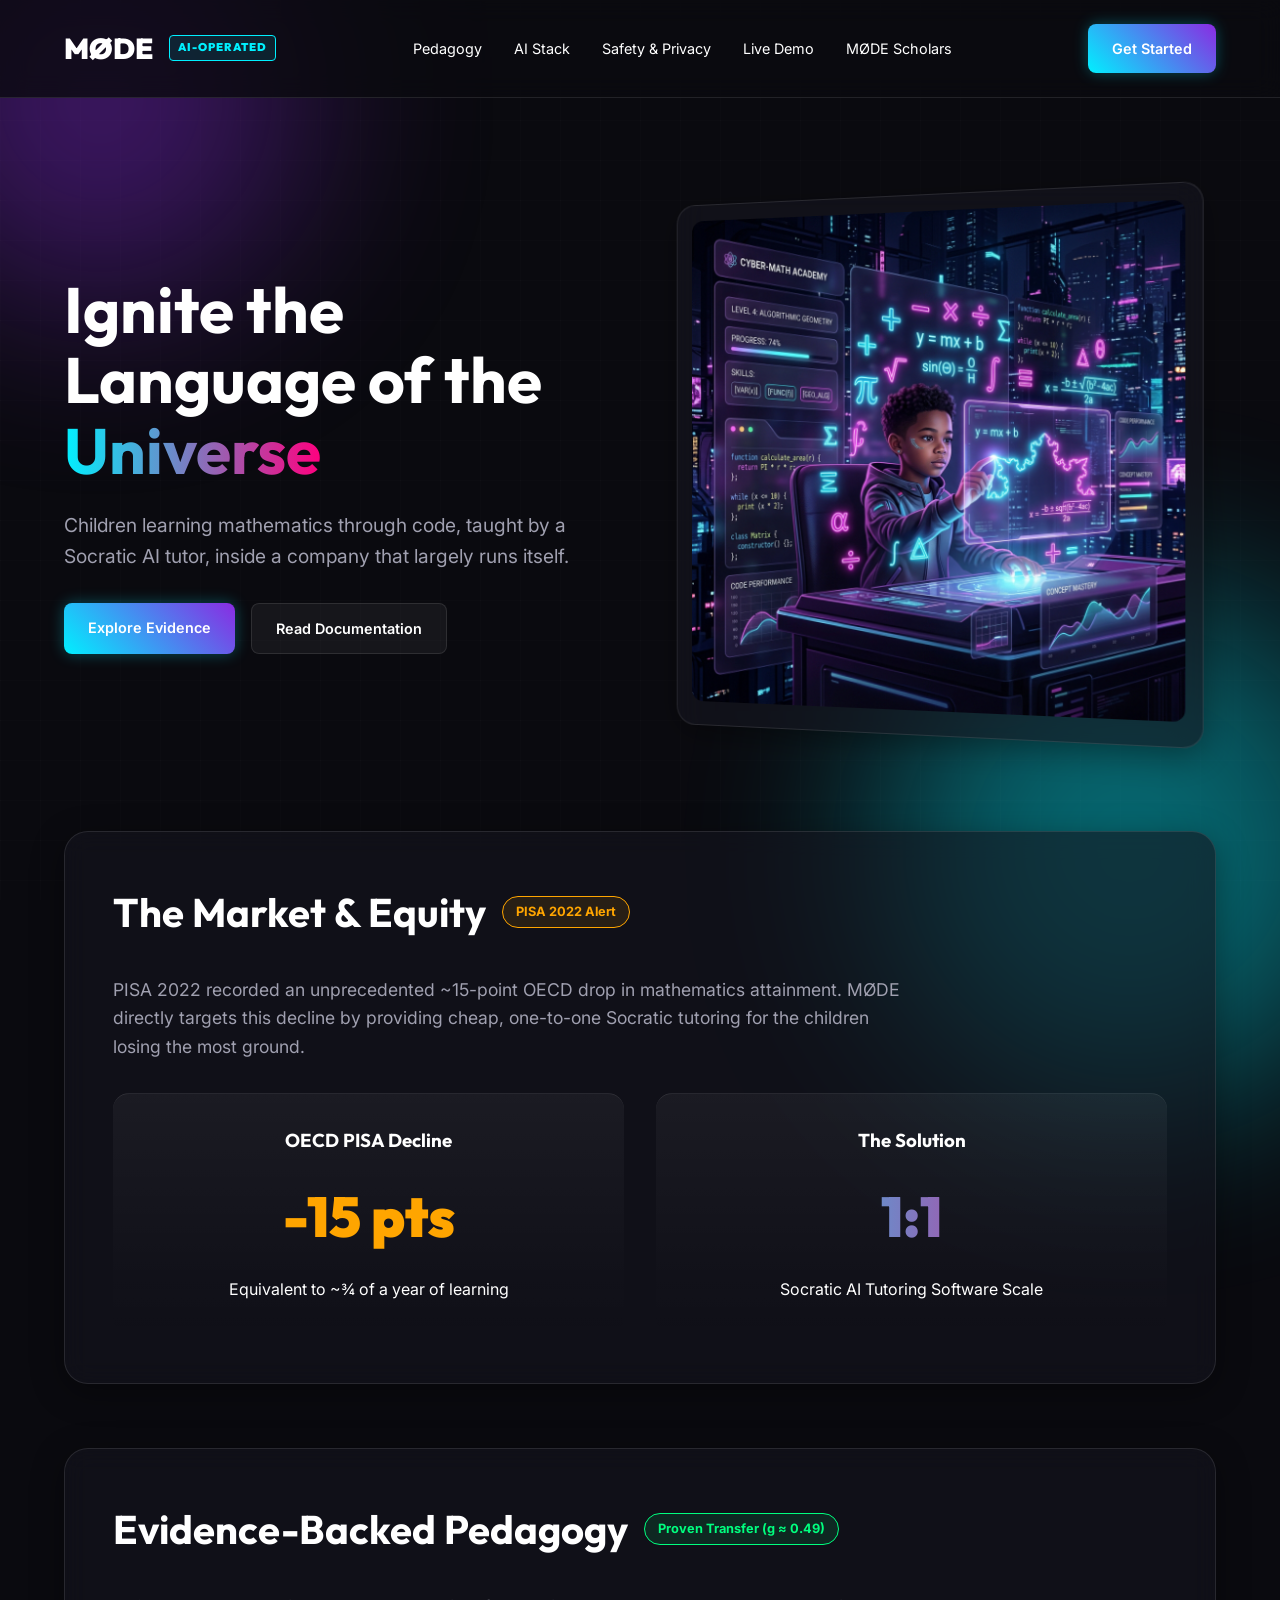
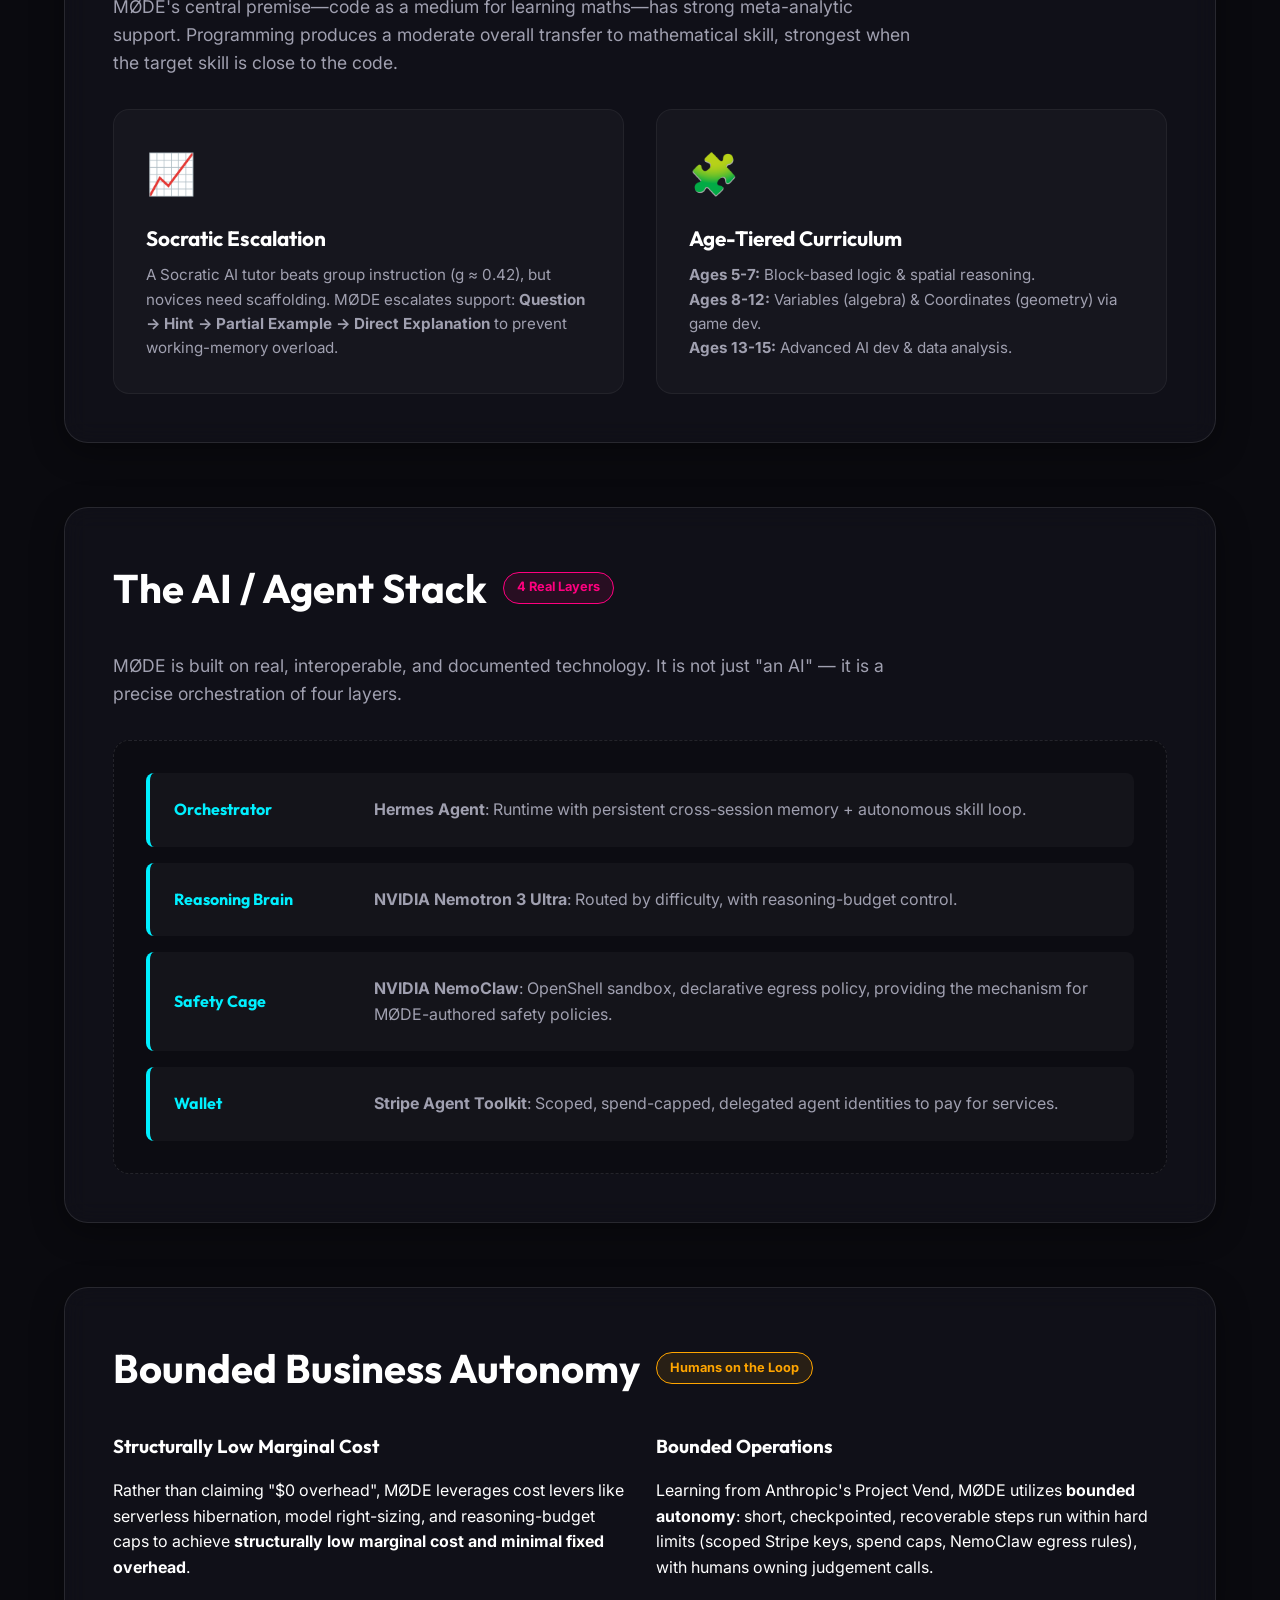
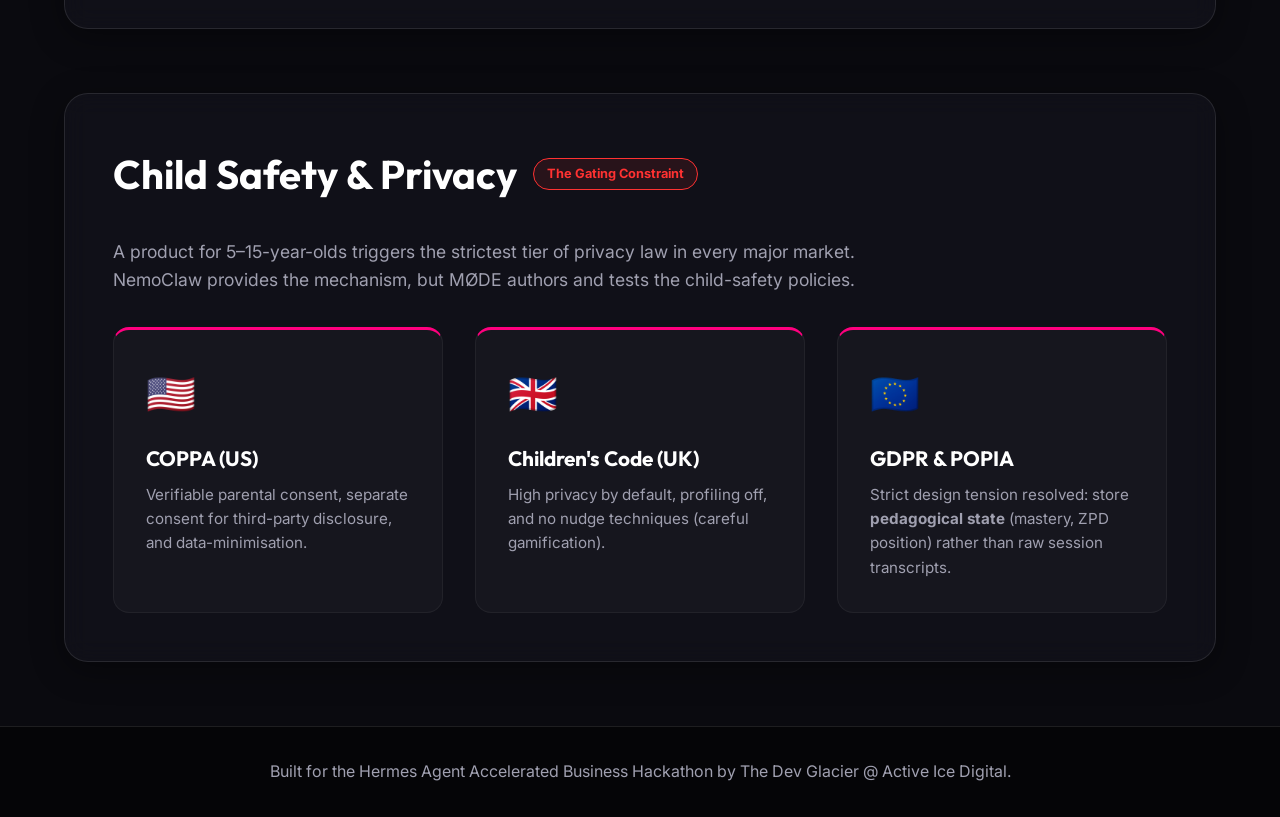
<file: demo-site/index.html>
<!DOCTYPE html>
<html lang="en">
<head>
    <meta charset="UTF-8">
    <meta name="viewport" content="width=device-width, initial-scale=1.0">
    <title>MØDE | Math + Code Dashboard</title>
    <meta name="description" content="MØDE: An AI-operated company with bounded autonomy teaching kids mathematics through code.">
    <link href="https://fonts.googleapis.com/css2?family=Inter:wght@300;400;600;800&family=Outfit:wght@400;700;900&display=swap" rel="stylesheet">
    <link rel="stylesheet" href="style.css">
</head>
<body>
    <div class="background-grid"></div>
    <div class="glow-orb orb-1"></div>
    <div class="glow-orb orb-2"></div>

    <nav class="navbar">
        <div class="logo">MØDE <span class="tag">AI-OPERATED</span></div>
        <ul class="nav-links">
            <li><a href="#pedagogy">Pedagogy</a></li>
            <li><a href="#architecture">AI Stack</a></li>
            <li><a href="#safety">Safety & Privacy</a></li>
            <li><a href="learner-dashboard.html">Live Demo</a></li>
            <li><a href="mode-scholars.html">MØDE Scholars</a></li>
        </ul>
        <a href="onboarding.html" class="btn primary">Get Started</a>
    </nav>

    <header class="hero">
        <div class="hero-content">
            <h1>Ignite the Language of the <span class="gradient-text">Universe</span></h1>
            <p>Children learning mathematics through code, taught by a Socratic AI tutor, inside a company that largely runs itself.</p>
            <div class="action-group">
                <a href="#pedagogy" class="btn primary glow">Explore Evidence</a>
                <a href="MØDE_Business_Documentation.md" class="btn secondary">Read Documentation</a>
            </div>
        </div>
        <div class="hero-image">
            <div class="glass-panel">
                <img src="assets/mode_hero.png" alt="MØDE Hero Graphic" class="floating-img">
            </div>
        </div>
    </header>

    <main class="container">
        <!-- New Section: Market & Equity -->
        <section id="market" class="glass-card mb-xl">
            <div class="section-header">
                <h2>The Market & Equity</h2>
                <div class="badge alert">PISA 2022 Alert</div>
            </div>
            <p class="section-desc">PISA 2022 recorded an unprecedented ~15-point OECD drop in mathematics attainment. MØDE directly targets this decline by providing cheap, one-to-one Socratic tutoring for the children losing the most ground.</p>
            <div class="metrics-dashboard mt-l">
                <div class="metric-block">
                    <h3>OECD PISA Decline</h3>
                    <div class="number text-warning">-15 pts</div>
                    <p>Equivalent to ~¾ of a year of learning</p>
                </div>
                <div class="metric-block">
                    <h3>The Solution</h3>
                    <div class="number gradient-text">1:1</div>
                    <p>Socratic AI Tutoring Software Scale</p>
                </div>
            </div>
        </section>

        <!-- Pedagogy Section -->
        <section id="pedagogy" class="glass-card mb-xl">
            <div class="section-header">
                <h2>Evidence-Backed Pedagogy</h2>
                <div class="badge success">Proven Transfer (g ≈ 0.49)</div>
            </div>
            <p class="section-desc">MØDE's central premise—code as a medium for learning maths—has strong meta-analytic support. Programming produces a moderate overall transfer to mathematical skill, strongest when the target skill is close to the code.</p>
            
            <div class="grid-2 mt-l">
                <div class="feature-card">
                    <div class="icon">📈</div>
                    <h3>Socratic Escalation</h3>
                    <p>A Socratic AI tutor beats group instruction (g ≈ 0.42), but novices need scaffolding. MØDE escalates support: <strong>Question → Hint → Partial Example → Direct Explanation</strong> to prevent working-memory overload.</p>
                </div>
                <div class="feature-card">
                    <div class="icon">🧩</div>
                    <h3>Age-Tiered Curriculum</h3>
                    <p><strong>Ages 5-7:</strong> Block-based logic & spatial reasoning.<br>
                    <strong>Ages 8-12:</strong> Variables (algebra) & Coordinates (geometry) via game dev.<br>
                    <strong>Ages 13-15:</strong> Advanced AI dev & data analysis.</p>
                </div>
            </div>
        </section>

        <!-- AI Stack Section -->
        <section id="architecture" class="glass-card mb-xl">
            <div class="section-header">
                <h2>The AI / Agent Stack</h2>
                <div class="badge">4 Real Layers</div>
            </div>
            <p class="section-desc">MØDE is built on real, interoperable, and documented technology. It is not just "an AI" — it is a precise orchestration of four layers.</p>
            <div class="stack-diagram mt-l">
                <div class="stack-layer">
                    <div class="layer-title">Orchestrator</div>
                    <div class="layer-content"><strong>Hermes Agent</strong>: Runtime with persistent cross-session memory + autonomous skill loop.</div>
                </div>
                <div class="stack-layer">
                    <div class="layer-title">Reasoning Brain</div>
                    <div class="layer-content"><strong>NVIDIA Nemotron 3 Ultra</strong>: Routed by difficulty, with reasoning-budget control.</div>
                </div>
                <div class="stack-layer">
                    <div class="layer-title">Safety Cage</div>
                    <div class="layer-content"><strong>NVIDIA NemoClaw</strong>: OpenShell sandbox, declarative egress policy, providing the mechanism for MØDE-authored safety policies.</div>
                </div>
                <div class="stack-layer">
                    <div class="layer-title">Wallet</div>
                    <div class="layer-content"><strong>Stripe Agent Toolkit</strong>: Scoped, spend-capped, delegated agent identities to pay for services.</div>
                </div>
            </div>
        </section>

        <!-- Business Autonomy Section -->
        <section id="autonomy" class="glass-card mb-xl">
            <div class="section-header">
                <h2>Bounded Business Autonomy</h2>
                <div class="badge alert">Humans on the Loop</div>
            </div>
            <div class="grid-2 mt-l">
                <div>
                    <h3 class="mb-s">Structurally Low Marginal Cost</h3>
                    <p>Rather than claiming "$0 overhead", MØDE leverages cost levers like serverless hibernation, model right-sizing, and reasoning-budget caps to achieve <strong>structurally low marginal cost and minimal fixed overhead</strong>.</p>
                </div>
                <div>
                    <h3 class="mb-s">Bounded Operations</h3>
                    <p>Learning from Anthropic's Project Vend, MØDE utilizes <strong>bounded autonomy</strong>: short, checkpointed, recoverable steps run within hard limits (scoped Stripe keys, spend caps, NemoClaw egress rules), with humans owning judgement calls.</p>
                </div>
            </div>
        </section>

        <!-- Safety & Privacy Section -->
        <section id="safety" class="glass-card mb-xl">
            <div class="section-header">
                <h2>Child Safety & Privacy</h2>
                <div class="badge danger">The Gating Constraint</div>
            </div>
            <p class="section-desc">A product for 5–15-year-olds triggers the strictest tier of privacy law in every major market. NemoClaw provides the mechanism, but MØDE authors and tests the child-safety policies.</p>
            
            <div class="grid-3 mt-l">
                <div class="feature-card compliance">
                    <div class="icon">🇺🇸</div>
                    <h3>COPPA (US)</h3>
                    <p>Verifiable parental consent, separate consent for third-party disclosure, and data-minimisation.</p>
                </div>
                <div class="feature-card compliance">
                    <div class="icon">🇬🇧</div>
                    <h3>Children's Code (UK)</h3>
                    <p>High privacy by default, profiling off, and no nudge techniques (careful gamification).</p>
                </div>
                <div class="feature-card compliance">
                    <div class="icon">🇪🇺</div>
                    <h3>GDPR & POPIA</h3>
                    <p>Strict design tension resolved: store <strong>pedagogical state</strong> (mastery, ZPD position) rather than raw session transcripts.</p>
                </div>
            </div>
        </section>
        
    </main>
    
    <footer>
        <p>Built for the Hermes Agent Accelerated Business Hackathon by The Dev Glacier @ Active Ice Digital.</p>
    </footer>

    <script src="script.js"></script>
</body>
</html>
</file>
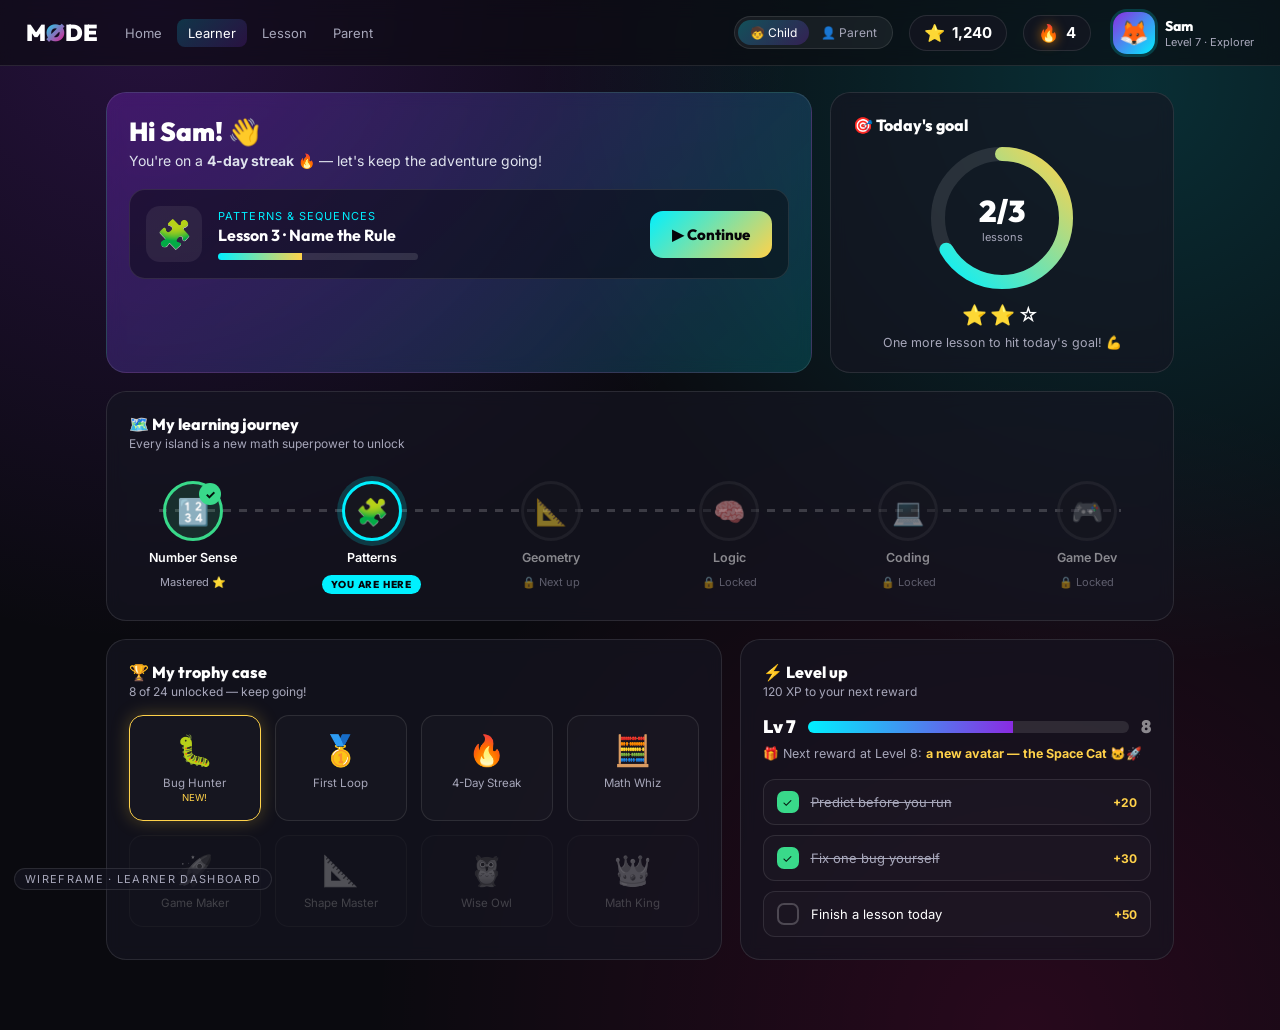
<file: demo-site/learner-dashboard.html>
<!DOCTYPE html>
<html lang="en">
<head>
<meta charset="UTF-8">
<meta name="viewport" content="width=device-width, initial-scale=1.0">
<title>MØDE | My Adventure — Wireframe</title>
<link href="https://fonts.googleapis.com/css2?family=Inter:wght@400;500;600;700&family=Outfit:wght@600;700;800;900&display=swap" rel="stylesheet">
<style>
:root{
  --bg-dark:#0a0a0f;--bg-panel:rgba(22,22,34,.66);--bg-solid:#16161f;
  --primary:#00f0ff;--secondary:#ff007f;--accent:#8a2be2;
  --text-main:#fff;--text-muted:#a7a7ba;--glass-border:rgba(255,255,255,.1);
  --ok:#39d98a;--warn:#ffb020;--gold:#ffd24a;--radius:20px;
}
*{margin:0;padding:0;box-sizing:border-box}
body{min-height:100vh;background:var(--bg-dark);color:var(--text-main);font-family:'Inter',sans-serif;
  background-image:radial-gradient(circle at 12% 0%,rgba(138,43,226,.22),transparent 42%),
                   radial-gradient(circle at 88% 8%,rgba(0,240,255,.16),transparent 40%),
                   radial-gradient(circle at 80% 100%,rgba(255,0,127,.12),transparent 45%);}
.wire-badge{position:fixed;bottom:10px;left:14px;font-size:11px;letter-spacing:.12em;color:var(--text-muted);
  border:1px solid var(--glass-border);padding:3px 10px;border-radius:99px;background:var(--bg-panel);z-index:30}

/* top bar */
.topbar{height:66px;display:flex;align-items:center;gap:16px;padding:0 26px;border-bottom:1px solid var(--glass-border);
  background:rgba(10,10,15,.6);backdrop-filter:blur(10px);position:sticky;top:0;z-index:20}
.logo{font-family:'Outfit';font-weight:900;font-size:23px}
.logo .o{background:linear-gradient(135deg,var(--primary),var(--secondary));-webkit-background-clip:text;background-clip:text;color:transparent}
.spacer{flex:1}
.stat{display:flex;align-items:center;gap:7px;font-weight:700;font-size:15px;background:var(--bg-panel);border:1px solid var(--glass-border);padding:7px 14px;border-radius:99px}
.stat .e{font-size:17px}
.stat.flame .e{filter:drop-shadow(0 0 6px rgba(255,140,0,.7))}
.me{display:flex;align-items:center;gap:10px;padding-left:6px}
.me .ava{width:42px;height:42px;border-radius:14px;display:grid;place-items:center;font-size:24px;
  background:linear-gradient(135deg,var(--accent),var(--primary));box-shadow:0 0 0 3px rgba(0,240,255,.18)}
.me .lvl{font-size:11px;color:var(--text-muted)}.me .nm{font-family:'Outfit';font-weight:800;font-size:14px}

/* page */
.page{max-width:1120px;margin:0 auto;padding:26px 26px 70px}
.grid{display:grid;grid-template-columns:repeat(12,1fr);gap:18px}
.card{background:var(--bg-panel);border:1px solid var(--glass-border);border-radius:var(--radius);backdrop-filter:blur(8px);padding:22px}
.col-4{grid-column:span 4}.col-5{grid-column:span 5}.col-7{grid-column:span 7}.col-8{grid-column:span 8}.col-12{grid-column:span 12}
.card h3{font-family:'Outfit';font-size:16px;font-weight:800;margin-bottom:2px;display:flex;align-items:center;gap:8px}
.card .sub{font-size:12px;color:var(--text-muted);margin-bottom:16px}

/* hero continue */
.hero{position:relative;overflow:hidden;background:linear-gradient(135deg,rgba(138,43,226,.30),rgba(0,240,255,.16));}
.hero .hi{font-family:'Outfit';font-weight:900;font-size:26px;margin-bottom:4px}
.hero .say{color:#dfe3ee;font-size:14px;margin-bottom:20px}
.continue{display:flex;align-items:center;gap:16px;background:rgba(8,8,14,.5);border:1px solid var(--glass-border);
  border-radius:16px;padding:16px}
.continue .badge{width:56px;height:56px;border-radius:14px;display:grid;place-items:center;font-size:28px;background:rgba(255,255,255,.07);flex:none}
.continue .info .mod{font-size:11px;letter-spacing:.1em;text-transform:uppercase;color:var(--primary)}
.continue .info .ttl{font-family:'Outfit';font-weight:700;font-size:16px;margin:2px 0 8px}
.mini-track{height:7px;width:200px;max-width:46vw;border-radius:99px;background:rgba(255,255,255,.12);overflow:hidden}
.mini-track>i{display:block;height:100%;width:42%;background:linear-gradient(90deg,var(--primary),var(--gold))}
.play{margin-left:auto;border:none;cursor:pointer;font-family:'Outfit';font-weight:800;font-size:15px;color:#06060a;
  background:linear-gradient(135deg,var(--primary),var(--gold));padding:14px 22px;border-radius:13px;white-space:nowrap}
.play:active{transform:translateY(1px)}

/* daily goal ring */
.goal{text-align:center;display:flex;flex-direction:column;align-items:center}
.ring{position:relative;width:150px;height:150px;margin:6px 0 10px}
.ring svg{transform:rotate(-90deg)}
.ring .ctr{position:absolute;inset:0;display:flex;flex-direction:column;align-items:center;justify-content:center}
.ring .ctr .big{font-family:'Outfit';font-weight:900;font-size:30px}
.ring .ctr .small{font-size:11px;color:var(--text-muted)}
.goal .stars{font-size:20px;letter-spacing:3px}
.goal .msg{font-size:12.5px;color:var(--text-muted);margin-top:8px}

/* journey map */
.journey{position:relative;display:flex;justify-content:space-between;align-items:flex-start;padding:14px 4px 4px;overflow-x:auto}
.journey:before{content:"";position:absolute;top:42px;left:30px;right:30px;height:3px;
  background:repeating-linear-gradient(90deg,rgba(255,255,255,.18) 0 8px,transparent 8px 16px)}
.node{position:relative;z-index:1;display:flex;flex-direction:column;align-items:center;gap:9px;min-width:120px;text-align:center}
.node .circle{width:60px;height:60px;border-radius:50%;display:grid;place-items:center;font-size:26px;border:3px solid var(--glass-border);background:var(--bg-solid)}
.node.done .circle{border-color:var(--ok);background:rgba(57,217,138,.14)}
.node.done .circle:after{content:"✓";position:absolute;margin-top:-34px;margin-left:34px;width:22px;height:22px;border-radius:50%;background:var(--ok);color:#04130c;font-size:12px;display:grid;place-items:center;font-weight:800}
.node.cur .circle{border-color:var(--primary);box-shadow:0 0 0 5px rgba(0,240,255,.18);animation:pulse 1.8s infinite}
.node.locked{opacity:.5}
.node .lab{font-size:12.5px;font-weight:600;line-height:1.3}
.node .meta{font-size:11px;color:var(--text-muted)}
.here{font-family:'Outfit';font-weight:800;font-size:10px;letter-spacing:.08em;color:#06060a;background:var(--primary);padding:3px 9px;border-radius:99px}
@keyframes pulse{0%,100%{box-shadow:0 0 0 5px rgba(0,240,255,.18)}50%{box-shadow:0 0 0 9px rgba(0,240,255,.06)}}

/* trophy case */
.trophies{display:grid;grid-template-columns:repeat(4,1fr);gap:14px}
.trophy{text-align:center;padding:16px 6px;border-radius:14px;border:1px solid var(--glass-border);background:rgba(255,255,255,.02)}
.trophy .t{font-size:30px}.trophy .n{font-size:11.5px;margin-top:8px;color:var(--text-muted)}
.trophy.locked{opacity:.32;filter:grayscale(1)}
.trophy.new{border-color:var(--gold);box-shadow:0 0 18px rgba(255,210,74,.25)}

/* level + quests */
.lvlbar{display:flex;align-items:center;gap:12px;margin-bottom:8px}
.lvlbar .l{font-family:'Outfit';font-weight:900;font-size:18px}
.track{height:12px;border-radius:99px;background:rgba(255,255,255,.1);overflow:hidden;flex:1}
.track>i{display:block;height:100%;width:64%;background:linear-gradient(90deg,var(--primary),var(--accent))}
.reward{font-size:12.5px;color:var(--text-muted);margin-top:6px}
.reward b{color:var(--gold)}
.quests{margin-top:18px;display:flex;flex-direction:column;gap:10px}
.quest{display:flex;align-items:center;gap:12px;padding:11px 13px;border-radius:12px;border:1px solid var(--glass-border);background:rgba(255,255,255,.02);font-size:13px}
.quest .box{width:22px;height:22px;border-radius:7px;border:2px solid rgba(255,255,255,.22);display:grid;place-items:center;font-size:12px;flex:none}
.quest.done{color:var(--text-muted)}
.quest.done .box{background:var(--ok);border-color:var(--ok);color:#04130c}
.quest.done .qx{text-decoration:line-through}
.quest .xp{margin-left:auto;font-weight:700;color:var(--gold);font-size:12px}
::-webkit-scrollbar{height:9px;width:9px}::-webkit-scrollbar-thumb{background:rgba(255,255,255,.14);border-radius:9px}
@media(max-width:900px){.col-4,.col-5,.col-7,.col-8{grid-column:span 12}}
/* shared nav */
.gn-links{display:flex;gap:4px;align-items:center}
.gn-links a{font-family:'Inter',sans-serif;font-size:13px;color:#a7a7ba;text-decoration:none;padding:6px 11px;border-radius:8px}
.gn-links a:hover{color:#fff;background:rgba(255,255,255,.06)}
.gn-links a.on{color:#fff;background:linear-gradient(135deg,rgba(0,240,255,.18),rgba(138,43,226,.18))}
a.logo{text-decoration:none;color:inherit}
@media(max-width:820px){.gn-links{display:none}}
.view-switch{display:inline-flex;background:rgba(255,255,255,.06);border:1px solid var(--glass-border);border-radius:99px;padding:3px}
.view-switch a{font-size:12px;color:var(--text-muted);text-decoration:none;padding:5px 12px;border-radius:99px;display:flex;align-items:center;gap:5px;white-space:nowrap}
.view-switch a.on{color:#fff;background:linear-gradient(135deg,rgba(0,240,255,.25),rgba(138,43,226,.25))}
</style>
</head>
<body>
<div class="wire-badge">WIREFRAME · LEARNER DASHBOARD</div>

<header class="topbar">
  <a class="logo" href="index.html">M<span class="o">Ø</span>DE</a>
  <nav class="gn-links">
    <a href="index.html">Home</a>
    <a href="learner-dashboard.html" class="on">Learner</a>
    <a href="lesson-view.html">Lesson</a>
    <a href="parent-dashboard.html">Parent</a>
  </nav>
  <div class="spacer"></div>
  <div class="view-switch">
    <a href="learner-dashboard.html" class="on">🧒 Child</a>
    <a href="parent-dashboard.html">👤 Parent</a>
  </div>
  <div class="stat"><span class="e">⭐</span> 1,240</div>
  <div class="stat flame"><span class="e">🔥</span> 4</div>
  <div class="me">
    <div class="ava">🦊</div>
    <div><div class="nm">Sam</div><div class="lvl">Level 7 · Explorer</div></div>
  </div>
</header>

<div class="page">
  <div class="grid">

    <!-- HERO: continue -->
    <section class="card hero col-8">
      <div class="hi">Hi Sam! 👋</div>
      <div class="say">You're on a <b>4-day streak</b> 🔥 — let's keep the adventure going!</div>
      <div class="continue">
        <div class="badge">🧩</div>
        <div class="info">
          <div class="mod">Patterns &amp; Sequences</div>
          <div class="ttl">Lesson 3 · Name the Rule</div>
          <div class="mini-track"><i></i></div>
        </div>
        <button class="play" onclick="location.href='lesson-view.html'">▶ Continue</button>
      </div>
    </section>

    <!-- DAILY GOAL ring -->
    <section class="card col-4 goal">
      <h3 style="align-self:flex-start">🎯 Today's goal</h3>
      <div class="ring">
        <svg width="150" height="150">
          <circle cx="75" cy="75" r="64" stroke="rgba(255,255,255,.1)" stroke-width="14" fill="none"/>
          <circle cx="75" cy="75" r="64" stroke="url(#g)" stroke-width="14" fill="none"
            stroke-linecap="round" stroke-dasharray="402" stroke-dashoffset="134"/>
          <defs><linearGradient id="g" x1="0" y1="0" x2="1" y2="1">
            <stop offset="0" stop-color="#00f0ff"/><stop offset="1" stop-color="#ffd24a"/></linearGradient></defs>
        </svg>
        <div class="ctr"><div class="big">2/3</div><div class="small">lessons</div></div>
      </div>
      <div class="stars">⭐⭐☆</div>
      <div class="msg">One more lesson to hit today's goal! 💪</div>
    </section>

    <!-- JOURNEY MAP -->
    <section class="card col-12">
      <h3>🗺️ My learning journey</h3>
      <div class="sub">Every island is a new math superpower to unlock</div>
      <div class="journey">
        <div class="node done"><div class="circle">🔢</div><div class="lab">Number Sense</div><div class="meta">Mastered ⭐</div></div>
        <div class="node cur"><div class="circle">🧩</div><div class="lab">Patterns</div><span class="here">YOU ARE HERE</span></div>
        <div class="node locked"><div class="circle">📐</div><div class="lab">Geometry</div><div class="meta">🔒 Next up</div></div>
        <div class="node locked"><div class="circle">🧠</div><div class="lab">Logic</div><div class="meta">🔒 Locked</div></div>
        <div class="node locked"><div class="circle">💻</div><div class="lab">Coding</div><div class="meta">🔒 Locked</div></div>
        <div class="node locked"><div class="circle">🎮</div><div class="lab">Game Dev</div><div class="meta">🔒 Locked</div></div>
      </div>
    </section>

    <!-- TROPHY CASE -->
    <section class="card col-7">
      <h3>🏆 My trophy case</h3>
      <div class="sub">8 of 24 unlocked — keep going!</div>
      <div class="trophies">
        <div class="trophy new"><div class="t">🐛</div><div class="n">Bug Hunter<br><small style="color:var(--gold)">NEW!</small></div></div>
        <div class="trophy"><div class="t">🥇</div><div class="n">First Loop</div></div>
        <div class="trophy"><div class="t">🔥</div><div class="n">4-Day Streak</div></div>
        <div class="trophy"><div class="t">🧮</div><div class="n">Math Whiz</div></div>
        <div class="trophy locked"><div class="t">🚀</div><div class="n">Game Maker</div></div>
        <div class="trophy locked"><div class="t">📐</div><div class="n">Shape Master</div></div>
        <div class="trophy locked"><div class="t">🦉</div><div class="n">Wise Owl</div></div>
        <div class="trophy locked"><div class="t">👑</div><div class="n">Math King</div></div>
      </div>
    </section>

    <!-- LEVEL + QUESTS -->
    <section class="card col-5">
      <h3>⚡ Level up</h3>
      <div class="sub">120 XP to your next reward</div>
      <div class="lvlbar"><span class="l">Lv 7</span><div class="track"><i></i></div><span class="l" style="opacity:.5">8</span></div>
      <div class="reward">🎁 Next reward at Level 8: <b>a new avatar — the Space Cat 🐱‍🚀</b></div>

      <div class="quests">
        <div class="quest done"><div class="box">✓</div><span class="qx">Predict before you run</span><span class="xp">+20</span></div>
        <div class="quest done"><div class="box">✓</div><span class="qx">Fix one bug yourself</span><span class="xp">+30</span></div>
        <div class="quest"><div class="box"></div><span class="qx">Finish a lesson today</span><span class="xp">+50</span></div>
      </div>
    </section>

  </div>
</div>
</body>
</html>
</file>
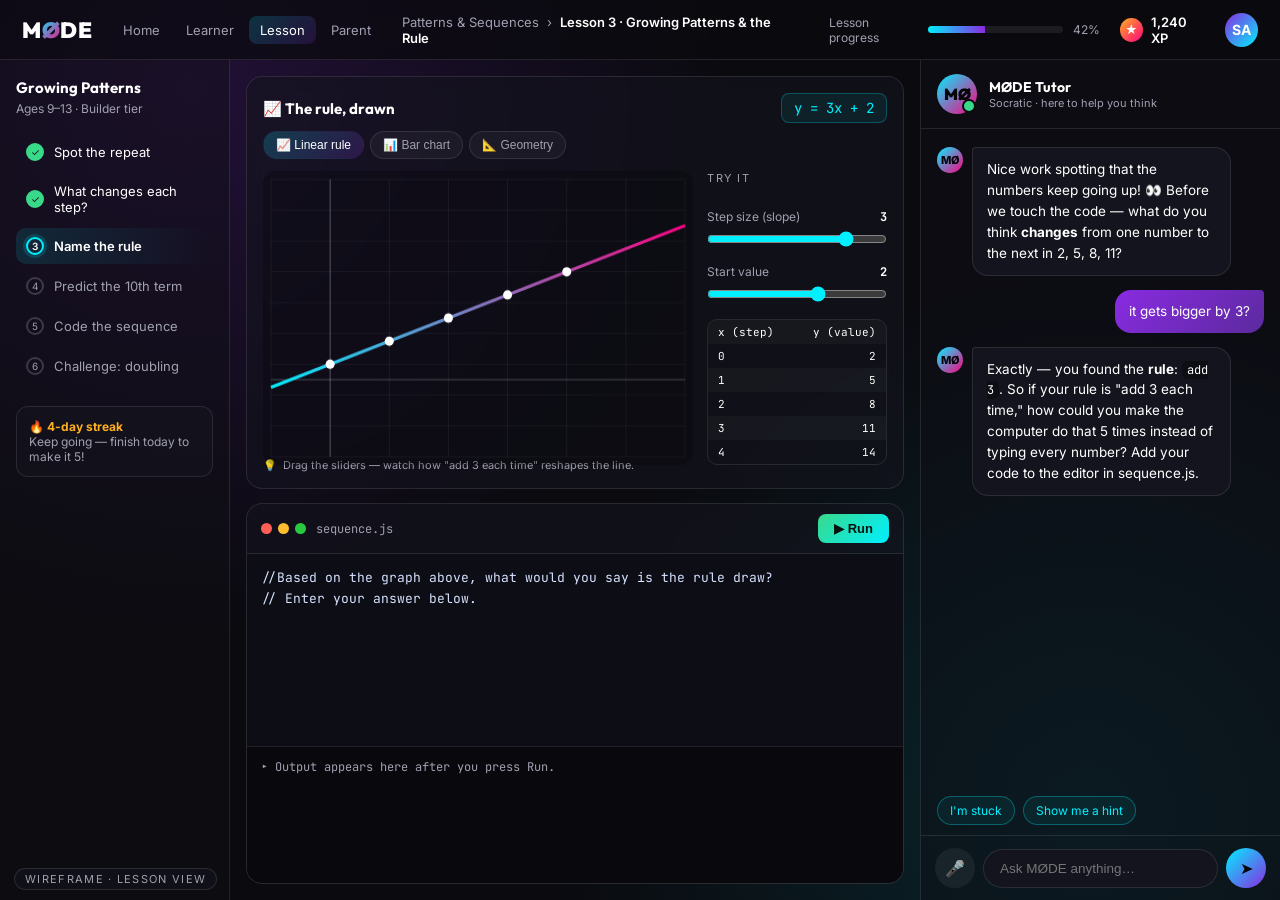
<file: demo-site/lesson-view.html>
<!DOCTYPE html>
<html lang="en">
<head>
<meta charset="UTF-8">
<meta name="viewport" content="width=device-width, initial-scale=1.0">
<title>MØDE | Lesson View — Wireframe</title>
<link href="https://fonts.googleapis.com/css2?family=Inter:wght@300;400;500;600;700&family=Outfit:wght@400;700;900&family=JetBrains+Mono:wght@400;500&display=swap" rel="stylesheet">
<style>
:root{
  --bg-dark:#0a0a0f; --bg-panel:rgba(20,20,30,.6); --bg-panel-solid:#14141e;
  --primary:#00f0ff; --secondary:#ff007f; --accent:#8a2be2;
  --text-main:#fff; --text-muted:#a0a0b0;
  --glass-border:rgba(255,255,255,.1);
  --ok:#39d98a; --warn:#ffb020; --err:#ff5470;
  --radius:16px;
}
*{margin:0;padding:0;box-sizing:border-box}
html,body{height:100%}
body{
  background:var(--bg-dark); color:var(--text-main); font-family:'Inter',sans-serif;
  overflow:hidden;
  background-image:radial-gradient(circle at 15% 10%,rgba(138,43,226,.18),transparent 40%),
                   radial-gradient(circle at 85% 90%,rgba(0,240,255,.12),transparent 40%);
}
.wire-badge{position:fixed;bottom:10px;left:14px;z-index:50;font-size:11px;letter-spacing:.12em;
  color:var(--text-muted);border:1px solid var(--glass-border);padding:3px 10px;border-radius:99px;background:var(--bg-panel)}

/* ---------- top bar ---------- */
.topbar{height:60px;display:flex;align-items:center;gap:20px;padding:0 22px;
  border-bottom:1px solid var(--glass-border);background:rgba(10,10,15,.7);backdrop-filter:blur(10px)}
.logo{font-family:'Outfit',sans-serif;font-weight:900;font-size:22px;letter-spacing:.5px}
.logo .o{background:linear-gradient(135deg,var(--primary),var(--secondary));-webkit-background-clip:text;background-clip:text;color:transparent}
.crumb{color:var(--text-muted);font-size:13px}
.crumb b{color:var(--text-main);font-weight:600}
.topbar .spacer{flex:1}
.progress-wrap{display:flex;align-items:center;gap:10px;font-size:12px;color:var(--text-muted)}
.bar{width:140px;height:7px;border-radius:99px;background:rgba(255,255,255,.08);overflow:hidden}
.bar>i{display:block;height:100%;width:42%;background:linear-gradient(90deg,var(--primary),var(--accent))}
.xp{display:flex;align-items:center;gap:8px;font-size:13px;font-weight:600}
.xp .coin{width:24px;height:24px;border-radius:50%;display:grid;place-items:center;font-size:12px;
  background:linear-gradient(135deg,var(--warn),var(--secondary))}
.avatar{width:34px;height:34px;border-radius:50%;background:linear-gradient(135deg,var(--accent),var(--primary));
  display:grid;place-items:center;font-weight:700;font-size:14px}

/* ---------- shell ---------- */
.shell{display:grid;grid-template-columns:230px 1fr 360px;height:calc(100vh - 60px)}
aside,.workspace{height:100%;overflow:hidden}
.panel-label{font-size:11px;text-transform:uppercase;letter-spacing:.14em;color:var(--text-muted);margin-bottom:10px}

/* ---------- left sidebar ---------- */
.sidebar{border-right:1px solid var(--glass-border);padding:18px 16px;overflow-y:auto;background:rgba(15,15,22,.4)}
.module-title{font-family:'Outfit',sans-serif;font-weight:700;font-size:15px;margin-bottom:4px}
.module-sub{font-size:12px;color:var(--text-muted);margin-bottom:18px}
.steps{list-style:none;display:flex;flex-direction:column;gap:4px}
.step{display:flex;align-items:center;gap:10px;padding:9px 10px;border-radius:10px;font-size:13px;color:var(--text-muted);cursor:pointer}
.step:hover{background:rgba(255,255,255,.04)}
.step .dot{width:18px;height:18px;border-radius:50%;border:2px solid rgba(255,255,255,.18);display:grid;place-items:center;font-size:10px;flex:none}
.step.done{color:var(--text-main)}
.step.done .dot{background:var(--ok);border-color:var(--ok);color:#04130c}
.step.active{background:linear-gradient(90deg,rgba(0,240,255,.12),transparent);color:#fff;font-weight:600}
.step.active .dot{border-color:var(--primary);box-shadow:0 0 0 3px rgba(0,240,255,.15)}
.streak{margin-top:22px;padding:12px;border-radius:12px;border:1px solid var(--glass-border);
  background:var(--bg-panel);font-size:12px;color:var(--text-muted)}
.streak b{color:var(--warn)}

/* ---------- workspace (center) ---------- */
.workspace{display:flex;flex-direction:column;gap:14px;padding:16px;overflow:hidden}
.card{background:var(--bg-panel);border:1px solid var(--glass-border);border-radius:var(--radius);backdrop-filter:blur(8px)}

/* graph panel */
.graph-card{flex:1 1 52%;display:flex;flex-direction:column;padding:16px;min-height:0}
.graph-head{display:flex;align-items:center;justify-content:space-between;margin-bottom:8px}
.graph-head h3{font-family:'Outfit',sans-serif;font-size:15px;font-weight:700}
.eq{font-family:'JetBrains Mono',monospace;font-size:14px;color:var(--primary);
  background:rgba(0,240,255,.08);border:1px solid rgba(0,240,255,.25);padding:5px 12px;border-radius:8px}
.graph-body{flex:1;display:grid;grid-template-columns:1fr 180px;gap:14px;min-height:0}
.canvas-wrap{position:relative;border-radius:12px;overflow:hidden;background:rgba(0,0,0,.25);min-height:0}
canvas{display:block;width:100%;height:100%}
.controls{display:flex;flex-direction:column;gap:14px;font-size:12px}
.ctrl label{display:flex;justify-content:space-between;color:var(--text-muted);margin-bottom:6px}
.ctrl label b{color:var(--text-main);font-family:'JetBrains Mono',monospace}
input[type=range]{width:100%;accent-color:var(--primary)}
.tbl{margin-top:auto;border:1px solid var(--glass-border);border-radius:10px;overflow:hidden;font-family:'JetBrains Mono',monospace;font-size:11px}
.tbl div{display:flex;justify-content:space-between;padding:5px 10px}
.tbl div:nth-child(odd){background:rgba(255,255,255,.03)}
.tbl .h{background:rgba(138,43,226,.18);color:#fff}
.tip{font-size:11px;color:var(--text-muted);margin-top:8px;display:flex;gap:6px;align-items:center}
.tip:before{content:"💡"}
.concept-tabs{display:flex;gap:6px;margin:0 0 12px}
.ctab{font-size:12px;color:var(--text-muted);background:rgba(255,255,255,.04);border:1px solid var(--glass-border);padding:6px 12px;border-radius:99px;cursor:pointer}
.ctab.active{color:#fff;border-color:transparent;background:linear-gradient(135deg,rgba(0,240,255,.2),rgba(138,43,226,.2))}
.cgroup{display:flex;flex-direction:column;gap:14px}
.cgroup[hidden]{display:none}

/* code terminal */
.code-card{flex:1 1 48%;display:flex;flex-direction:column;min-height:0;overflow:hidden}
.code-head{display:flex;align-items:center;gap:10px;padding:10px 14px;border-bottom:1px solid var(--glass-border)}
.dotz{display:flex;gap:6px}.dotz i{width:11px;height:11px;border-radius:50%}
.dotz i:nth-child(1){background:#ff5f57}.dotz i:nth-child(2){background:#febc2e}.dotz i:nth-child(3){background:#28c840}
.code-head .fname{font-family:'JetBrains Mono',monospace;font-size:12px;color:var(--text-muted)}
.code-head .spacer{flex:1}
.run{display:flex;align-items:center;gap:6px;border:none;cursor:pointer;font-weight:600;font-size:13px;color:#04130c;
  background:linear-gradient(135deg,var(--ok),var(--primary));padding:7px 16px;border-radius:8px}
.run:active{transform:translateY(1px)}
.code-split{flex:1;display:grid;grid-template-rows:1.4fr 1fr;min-height:0}
.editor{font-family:'JetBrains Mono',monospace;font-size:13px;line-height:1.6;color:#d7e3ff;background:#0d0d15;
  border:none;outline:none;resize:none;padding:14px;width:100%;height:100%;tab-size:2}
.console{background:#08080d;border-top:1px solid var(--glass-border);padding:10px 14px;overflow-y:auto;
  font-family:'JetBrains Mono',monospace;font-size:12px;line-height:1.7}
.console .ln{white-space:pre-wrap}
.console .muted{color:var(--text-muted)}
.console .err{color:var(--err)}
.console .ok{color:var(--ok)}

/* ---------- chat panel (right) ---------- */
.chat{border-left:1px solid var(--glass-border);display:flex;flex-direction:column;background:rgba(15,15,22,.5)}
.chat-head{display:flex;align-items:center;gap:12px;padding:14px 16px;border-bottom:1px solid var(--glass-border)}
.tutor-ava{width:40px;height:40px;border-radius:50%;flex:none;display:grid;place-items:center;font-family:'Outfit';font-weight:900;
  background:linear-gradient(135deg,var(--primary),var(--secondary));color:#06060a;position:relative}
.tutor-ava:after{content:"";position:absolute;bottom:1px;right:1px;width:10px;height:10px;border-radius:50%;background:var(--ok);border:2px solid var(--bg-dark)}
.chat-head .who{font-family:'Outfit';font-weight:700;font-size:14px}
.chat-head .role{font-size:11px;color:var(--text-muted)}
.messages{flex:1;overflow-y:auto;padding:18px 16px;display:flex;flex-direction:column;gap:14px}
.msg{display:flex;gap:9px;max-width:90%}
.msg .b{padding:11px 14px;border-radius:16px;font-size:13.5px;line-height:1.55}
.msg.tutor{align-self:flex-start}
.msg.tutor .b{background:var(--bg-panel-solid);border:1px solid var(--glass-border);border-top-left-radius:4px}
.msg.tutor .mini{width:26px;height:26px;border-radius:50%;flex:none;display:grid;place-items:center;font-size:11px;font-weight:800;
  background:linear-gradient(135deg,var(--primary),var(--secondary));color:#06060a}
.msg.me{align-self:flex-end;flex-direction:row-reverse}
.msg.me .b{background:linear-gradient(135deg,var(--accent),#5b2a9e);border-top-right-radius:4px}
.msg .b code{font-family:'JetBrains Mono',monospace;font-size:12px;background:rgba(0,0,0,.35);padding:1px 5px;border-radius:5px}
.typing .b{display:flex;gap:4px;align-items:center}
.typing span{width:7px;height:7px;border-radius:50%;background:var(--text-muted);animation:bounce 1.2s infinite}
.typing span:nth-child(2){animation-delay:.15s}.typing span:nth-child(3){animation-delay:.3s}
@keyframes bounce{0%,60%,100%{opacity:.3;transform:translateY(0)}30%{opacity:1;transform:translateY(-4px)}}
.suggest{display:flex;flex-wrap:wrap;gap:8px;padding:0 16px 10px}
.chip{font-size:12px;color:var(--primary);border:1px solid rgba(0,240,255,.3);background:rgba(0,240,255,.06);
  padding:6px 12px;border-radius:99px;cursor:pointer}
.chip:hover{background:rgba(0,240,255,.14)}
.composer{display:flex;align-items:center;gap:8px;padding:12px 14px;border-top:1px solid var(--glass-border)}
.composer input{flex:1;background:var(--bg-panel-solid);border:1px solid var(--glass-border);border-radius:99px;
  padding:11px 16px;color:#fff;font-size:13.5px;outline:none}
.composer input:focus{border-color:var(--primary)}
.icon-btn{width:40px;height:40px;border-radius:50%;border:none;cursor:pointer;display:grid;place-items:center;flex:none;
  background:linear-gradient(135deg,var(--primary),var(--accent));color:#06060a;font-size:16px}
.icon-btn.ghost{background:rgba(255,255,255,.06);color:var(--text-muted)}
::-webkit-scrollbar{width:8px;height:8px}::-webkit-scrollbar-thumb{background:rgba(255,255,255,.12);border-radius:8px}
/* shared nav */
.gn-links{display:flex;gap:4px;align-items:center}
.gn-links a{font-family:'Inter',sans-serif;font-size:13px;color:var(--text-muted);text-decoration:none;padding:6px 11px;border-radius:8px}
.gn-links a:hover{color:#fff;background:rgba(255,255,255,.06)}
.gn-links a.on{color:#fff;background:linear-gradient(135deg,rgba(0,240,255,.18),rgba(138,43,226,.18))}
a.logo{text-decoration:none;color:inherit}
@media(max-width:1100px){.gn-links{display:none}}
</style>
</head>
<body>
<div class="wire-badge">WIREFRAME · LESSON VIEW</div>

<!-- TOP BAR -->
<header class="topbar">
  <a class="logo" href="index.html">M<span class="o">Ø</span>DE</a>
  <nav class="gn-links">
    <a href="index.html">Home</a>
    <a href="learner-dashboard.html">Learner</a>
    <a href="lesson-view.html" class="on">Lesson</a>
    <a href="parent-dashboard.html">Parent</a>
  </nav>
  <div class="crumb">Patterns &amp; Sequences&nbsp; ›&nbsp; <b>Lesson 3 · Growing Patterns &amp; the Rule</b></div>
  <div class="spacer"></div>
  <div class="progress-wrap">Lesson progress <div class="bar"><i></i></div> 42%</div>
  <div class="xp"><span class="coin">★</span> 1,240 XP</div>
  <div class="avatar">SA</div>
</header>

<div class="shell">
  <!-- LEFT: lesson steps -->
  <aside class="sidebar">
    <div class="module-title">Growing Patterns</div>
    <div class="module-sub">Ages 9–13 · Builder tier</div>
    <ul class="steps">
      <li class="step done"><span class="dot">✓</span> Spot the repeat</li>
      <li class="step done"><span class="dot">✓</span> What changes each step?</li>
      <li class="step active"><span class="dot">3</span> Name the rule</li>
      <li class="step"><span class="dot">4</span> Predict the 10th term</li>
      <li class="step"><span class="dot">5</span> Code the sequence</li>
      <li class="step"><span class="dot">6</span> Challenge: doubling</li>
    </ul>
    <div class="streak">🔥 <b>4-day streak</b><br>Keep going — finish today to make it 5!</div>
  </aside>

  <!-- CENTER: graph + code -->
  <main class="workspace">
    <!-- interactive graph -->
    <section class="card graph-card">
      <div class="graph-head">
        <h3 id="gTitle">📈 The rule, drawn</h3>
        <div class="eq" id="eq">y = 3x + 2</div>
      </div>
      <div class="concept-tabs" id="conceptTabs">
        <button class="ctab active" data-mode="linear">📈 Linear rule</button>
        <button class="ctab" data-mode="bars">📊 Bar chart</button>
        <button class="ctab" data-mode="geo">📐 Geometry</button>
      </div>
      <div class="graph-body">
        <div class="canvas-wrap"><canvas id="plot"></canvas></div>
        <div class="controls">
          <div class="panel-label">Try it</div>
          <!-- linear-rule controls -->
          <div class="cgroup" data-g="linear">
            <div class="ctrl"><label>Step size (slope) <b id="mVal">3</b></label>
              <input type="range" id="m" min="-5" max="5" step="1" value="3"></div>
            <div class="ctrl"><label>Start value <b id="bVal">2</b></label>
              <input type="range" id="b" min="-8" max="8" step="1" value="2"></div>
          </div>
          <!-- bar-chart controls -->
          <div class="cgroup" data-g="bars" hidden>
            <div class="ctrl"><label>Legs per spider <b id="perVal">8</b></label>
              <input type="range" id="per" min="1" max="10" step="1" value="8"></div>
            <div class="ctrl"><label>Number of spiders <b id="grpVal">4</b></label>
              <input type="range" id="grp" min="1" max="8" step="1" value="4"></div>
          </div>
          <!-- geometry controls -->
          <div class="cgroup" data-g="geo" hidden>
            <div class="ctrl"><label>Width <b id="gwVal">6</b></label>
              <input type="range" id="gw" min="1" max="10" step="1" value="6"></div>
            <div class="ctrl"><label>Height <b id="ghVal">4</b></label>
              <input type="range" id="gh" min="1" max="8" step="1" value="4"></div>
          </div>
          <div class="tbl" id="tbl"></div>
        </div>
      </div>
      <div class="tip" id="tip"><span>Drag the sliders — watch how "add 3 each time" reshapes the line.</span></div>
    </section>

    <!-- code terminal -->
    <section class="card code-card">
      <div class="code-head">
        <div class="dotz"><i></i><i></i><i></i></div>
        <span class="fname">sequence.js</span>
        <div class="spacer"></div>
        <button class="run" id="runBtn">▶ Run</button>
      </div>
      <div class="code-split">
        <textarea class="editor" id="editor" spellcheck="false">//Based on the graph above, what would you say is the rule draw?
// Enter your answer below.
</textarea>
          <!-- <textarea class="editor" id="editor" spellcheck="false">
          // Predict the output BEFORE you run it!
          // Rule: start at 2, then add 3 each step.
          let value = 2;
          for (let step = 1; step <= 5; step++) {
            console.log("Step " + step + " -> " + value);
            value = value + 3;
          }
        </textarea> -->
        <div class="console" id="console"><span class="ln muted">▸ Output appears here after you press Run.</span></div>
      </div>
    </section>
  </main>

  <!-- RIGHT: chat -->
  <aside class="chat">
    <div class="chat-head">
      <div class="tutor-ava">MØ</div>
      <div>
        <div class="who">MØDE Tutor</div>
        <div class="role">Socratic · here to help you think</div>
      </div>
    </div>
    <div class="messages" id="messages">
      <div class="msg tutor"><div class="mini">MØ</div><div class="b">Nice work spotting that the numbers keep going up! 👀 Before we touch the code — what do you think <b>changes</b> from one number to the next in 2, 5, 8, 11?</div></div>
      <div class="msg me"><div class="b">it gets bigger by 3?</div></div>
      <div class="msg tutor"><div class="mini">MØ</div><div class="b">Exactly — you found the <b>rule</b>: <code>add 3</code>. So if your rule is "add 3 each time," how could you make the computer do that 5 times instead of typing every number? Add your code to the editor in sequence.js.</div></div>
    </div>
    <div class="suggest" id="suggest">
      <!-- <span class="chip">Use a loop?</span> -->
      <span class="chip">I'm stuck</span>
      <span class="chip">Show me a hint</span>
    </div>
    <div class="composer">
      <button class="icon-btn ghost" title="Voice">🎤</button>
      <input id="chatInput" placeholder="Ask MØDE anything…">
      <button class="icon-btn" id="sendBtn" title="Send">➤</button>
    </div>
  </aside>
</div>

<script>
/* ---------------- interactive graph: 3 concept modes ---------------- */
const cv=document.getElementById('plot'), ctx=cv.getContext('2d'), dpr=window.devicePixelRatio||1;
const $=id=>document.getElementById(id);
let mode='linear';

function resize(){const r=cv.parentElement.getBoundingClientRect();cv.width=r.width*dpr;cv.height=r.height*dpr;ctx.setTransform(dpr,0,0,dpr,0,0);draw();}
const dims=()=>({W:cv.width/dpr,H:cv.height/dpr});
function setTip(html){$('tip').innerHTML='<span>'+html+'</span>';}
function setTbl(rows){$('tbl').innerHTML=rows;}

function draw(){const {W,H}=dims();ctx.clearRect(0,0,W,H);
  if(mode==='linear')drawLinear(W,H);
  else if(mode==='bars')drawBars(W,H);
  else drawGeo(W,H);}

/* --- linear rule: y = mx + b --- */
function drawLinear(W,H){
  const m=+$('m').value, b=+$('b').value;
  $('mVal').textContent=m;$('bVal').textContent=b;
  $('gTitle').textContent='📈 The rule, drawn';
  $('eq').textContent=`y = ${m}x ${b<0?'− '+Math.abs(b):'+ '+b}`;
  const pad=8,xMin=-1,xMax=6,yMin=-10,yMax=26;
  const X=x=>pad+(x-xMin)/(xMax-xMin)*(W-2*pad), Y=y=>H-pad-(y-yMin)/(yMax-yMin)*(H-2*pad);
  ctx.lineWidth=1;ctx.strokeStyle='rgba(255,255,255,.06)';
  for(let x=xMin;x<=xMax;x++){ctx.beginPath();ctx.moveTo(X(x),Y(yMin));ctx.lineTo(X(x),Y(yMax));ctx.stroke();}
  for(let y=yMin;y<=yMax;y+=4){ctx.beginPath();ctx.moveTo(X(xMin),Y(y));ctx.lineTo(X(xMax),Y(y));ctx.stroke();}
  ctx.strokeStyle='rgba(255,255,255,.25)';ctx.beginPath();ctx.moveTo(X(0),Y(yMin));ctx.lineTo(X(0),Y(yMax));ctx.moveTo(X(xMin),Y(0));ctx.lineTo(X(xMax),Y(0));ctx.stroke();
  const g=ctx.createLinearGradient(0,0,W,0);g.addColorStop(0,'#00f0ff');g.addColorStop(1,'#ff007f');
  ctx.strokeStyle=g;ctx.lineWidth=3;ctx.beginPath();ctx.moveTo(X(xMin),Y(m*xMin+b));ctx.lineTo(X(xMax),Y(m*xMax+b));ctx.stroke();
  for(let x=0;x<=4;x++){const y=m*x+b;ctx.fillStyle='#fff';ctx.beginPath();ctx.arc(X(x),Y(y),4.5,0,7);ctx.fill();}
  setTip(`Drag the sliders — watch how "add ${m} each time" reshapes the line.`);
  let rows='<div class="h"><span>x (step)</span><span>y (value)</span></div>';
  for(let x=0;x<=4;x++)rows+=`<div><span>${x}</span><span>${m*x+b}</span></div>`;setTbl(rows);
}

/* --- bar chart: multiplication as repeated addition --- */
function drawBars(W,H){
  const per=+$('per').value, groups=+$('grp').value;
  $('perVal').textContent=per;$('grpVal').textContent=groups;
  $('gTitle').textContent='📊 Repeated addition';
  $('eq').textContent=`${groups} × ${per} = ${groups*per}`;
  const pad=28,base=H-22,maxV=Math.max(per*groups,8);
  ctx.strokeStyle='rgba(255,255,255,.06)';ctx.fillStyle='rgba(160,160,176,.7)';ctx.font='10px Inter';ctx.textAlign='left';
  for(let i=0;i<=4;i++){const v=Math.round(maxV*i/4),y=base-(v/maxV)*(base-12);ctx.beginPath();ctx.moveTo(pad,y);ctx.lineTo(W-8,y);ctx.stroke();ctx.fillText(v,2,y+3);}
  const bw=(W-pad-12)/groups;
  for(let i=1;i<=groups;i++){const total=per*i,h=(total/maxV)*(base-12),x=pad+(i-1)*bw+bw/2,bWidth=Math.min(bw*0.5,34);
    const g=ctx.createLinearGradient(0,base-h,0,base);g.addColorStop(0,'#00f0ff');g.addColorStop(1,'#8a2be2');
    ctx.fillStyle=g;ctx.beginPath();ctx.roundRect(x-bWidth/2,base-h,bWidth,Math.max(h,2),6);ctx.fill();
    ctx.fillStyle='#fff';ctx.font='600 10px Inter';ctx.textAlign='center';ctx.fillText(total,x,base-h-5);
    ctx.fillStyle='rgba(160,160,176,.9)';ctx.font='10px Inter';ctx.fillText(i,x,base+15);ctx.textAlign='left';}
  setTip(`Each spider adds another ${per} legs — that's what "× ${groups}" really means.`);
  let rows='<div class="h"><span>spiders</span><span>legs total</span></div>';
  for(let i=1;i<=groups;i++)rows+=`<div><span>${i}</span><span>${per*i}</span></div>`;setTbl(rows);
}

/* --- geometry: area & perimeter of a rectangle --- */
function drawGeo(W,H){
  const w=+$('gw').value, h=+$('gh').value;
  $('gwVal').textContent=w;$('ghVal').textContent=h;
  $('gTitle').textContent='📐 Area of a rectangle';
  $('eq').textContent=`Area = ${w} × ${h} = ${w*h}`;
  const pad=18,cell=Math.min((W-2*pad)/10,(H-2*pad)/8),oX=pad,oY=H-pad;
  ctx.strokeStyle='rgba(255,255,255,.07)';ctx.lineWidth=1;
  for(let gx=0;gx<=10;gx++){ctx.beginPath();ctx.moveTo(oX+gx*cell,oY);ctx.lineTo(oX+gx*cell,oY-8*cell);ctx.stroke();}
  for(let gy=0;gy<=8;gy++){ctx.beginPath();ctx.moveTo(oX,oY-gy*cell);ctx.lineTo(oX+10*cell,oY-gy*cell);ctx.stroke();}
  const g=ctx.createLinearGradient(oX,0,oX+w*cell,0);g.addColorStop(0,'rgba(0,240,255,.35)');g.addColorStop(1,'rgba(255,0,127,.35)');
  ctx.fillStyle=g;ctx.fillRect(oX,oY-h*cell,w*cell,h*cell);
  ctx.strokeStyle='#00f0ff';ctx.lineWidth=2.5;ctx.strokeRect(oX,oY-h*cell,w*cell,h*cell);
  ctx.fillStyle='#fff';ctx.font='700 14px Outfit';ctx.textAlign='center';
  ctx.fillText(`${w*h} sq`,oX+w*cell/2,oY-h*cell/2+5);ctx.textAlign='left';
  setTip(`Area fills the inside (${w}×${h}); perimeter is the distance around the edge.`);
  setTbl(`<div class="h"><span>measure</span><span>value</span></div>
    <div><span>width</span><span>${w}</span></div><div><span>height</span><span>${h}</span></div>
    <div><span>area</span><span>${w*h}</span></div><div><span>perimeter</span><span>${2*(w+h)}</span></div>`);
}

/* tab switching + slider wiring */
$('conceptTabs').addEventListener('click',e=>{const btn=e.target.closest('.ctab');if(!btn)return;
  mode=btn.dataset.mode;
  [...$('conceptTabs').children].forEach(c=>c.classList.toggle('active',c===btn));
  document.querySelectorAll('.cgroup').forEach(grp=>grp.hidden=(grp.dataset.g!==mode));
  draw();});
['m','b','per','grp','gw','gh'].forEach(id=>$(id).addEventListener('input',draw));
window.addEventListener('resize',resize);

/* ---------------- code terminal: run JS, capture console.log ---------------- */
const runBtn=document.getElementById('runBtn'), editor=document.getElementById('editor'), out=document.getElementById('console');
runBtn.onclick=()=>{
  out.innerHTML='';const log=[];
  const fake={log:(...a)=>log.push(a.map(String).join(' '))};
  try{ new Function('console',editor.value)(fake);
    if(!log.length)out.innerHTML='<span class="ln muted">▸ Ran with no output.</span>';
    else log.forEach(l=>{const d=document.createElement('div');d.className='ln';d.textContent='› '+l;out.appendChild(d);});
    const ok=document.createElement('div');ok.className='ln ok';ok.textContent='✓ Finished. Nice — does it match your prediction?';out.appendChild(ok);
  }catch(e){const d=document.createElement('div');d.className='ln err';d.textContent='✗ '+e.message;out.appendChild(d);
    const h=document.createElement('div');h.className='ln muted';h.textContent='Read the error — which line does it point to?';out.appendChild(h);}
  out.scrollTop=out.scrollHeight;
};

/* ---------------- chat: modern bubbles + Socratic canned replies ---------------- */
const messages=document.getElementById('messages'), input=document.getElementById('chatInput'), send=document.getElementById('sendBtn');
const replies=[
  "Good instinct! A loop is perfect here. What part of your rule should go <i>inside</i> the loop — the starting value, or the part that repeats?",
  "No worries — being stuck is where the learning happens. 💪 Let's shrink it: can you make the computer print just the <b>first two</b> numbers?",
  "Here's a nudge (not the answer 😉): a counter that does <code>value = value + 1</code> adds one each loop. Yours needs to add something different — what?",
  "Try predicting first: if the rule is <code>add 3</code> starting at 2, what's the 4th number? Then let's check it with the graph on the left."
];
let r=0;
function addMsg(html,who){const m=document.createElement('div');m.className='msg '+who;
  m.innerHTML=(who==='tutor'?'<div class="mini">MØ</div>':'')+'<div class="b">'+html+'</div>';
  messages.appendChild(m);messages.scrollTop=messages.scrollHeight;}
function tutorReply(){const t=document.createElement('div');t.className='msg tutor typing';
  t.innerHTML='<div class="mini">MØ</div><div class="b"><span></span><span></span><span></span></div>';
  messages.appendChild(t);messages.scrollTop=messages.scrollHeight;
  setTimeout(()=>{t.remove();addMsg(replies[r%replies.length],'tutor');r++;},1100);}
function sendMsg(txt){if(!txt.trim())return;addMsg(txt.replace(/</g,'&lt;'),'me');input.value='';setTimeout(tutorReply,250);}
send.onclick=()=>sendMsg(input.value);
input.addEventListener('keydown',e=>{if(e.key==='Enter')sendMsg(input.value);});
document.getElementById('suggest').addEventListener('click',e=>{if(e.target.classList.contains('chip'))sendMsg(e.target.textContent);});

resize();
</script>
</body>
</html>
</file>
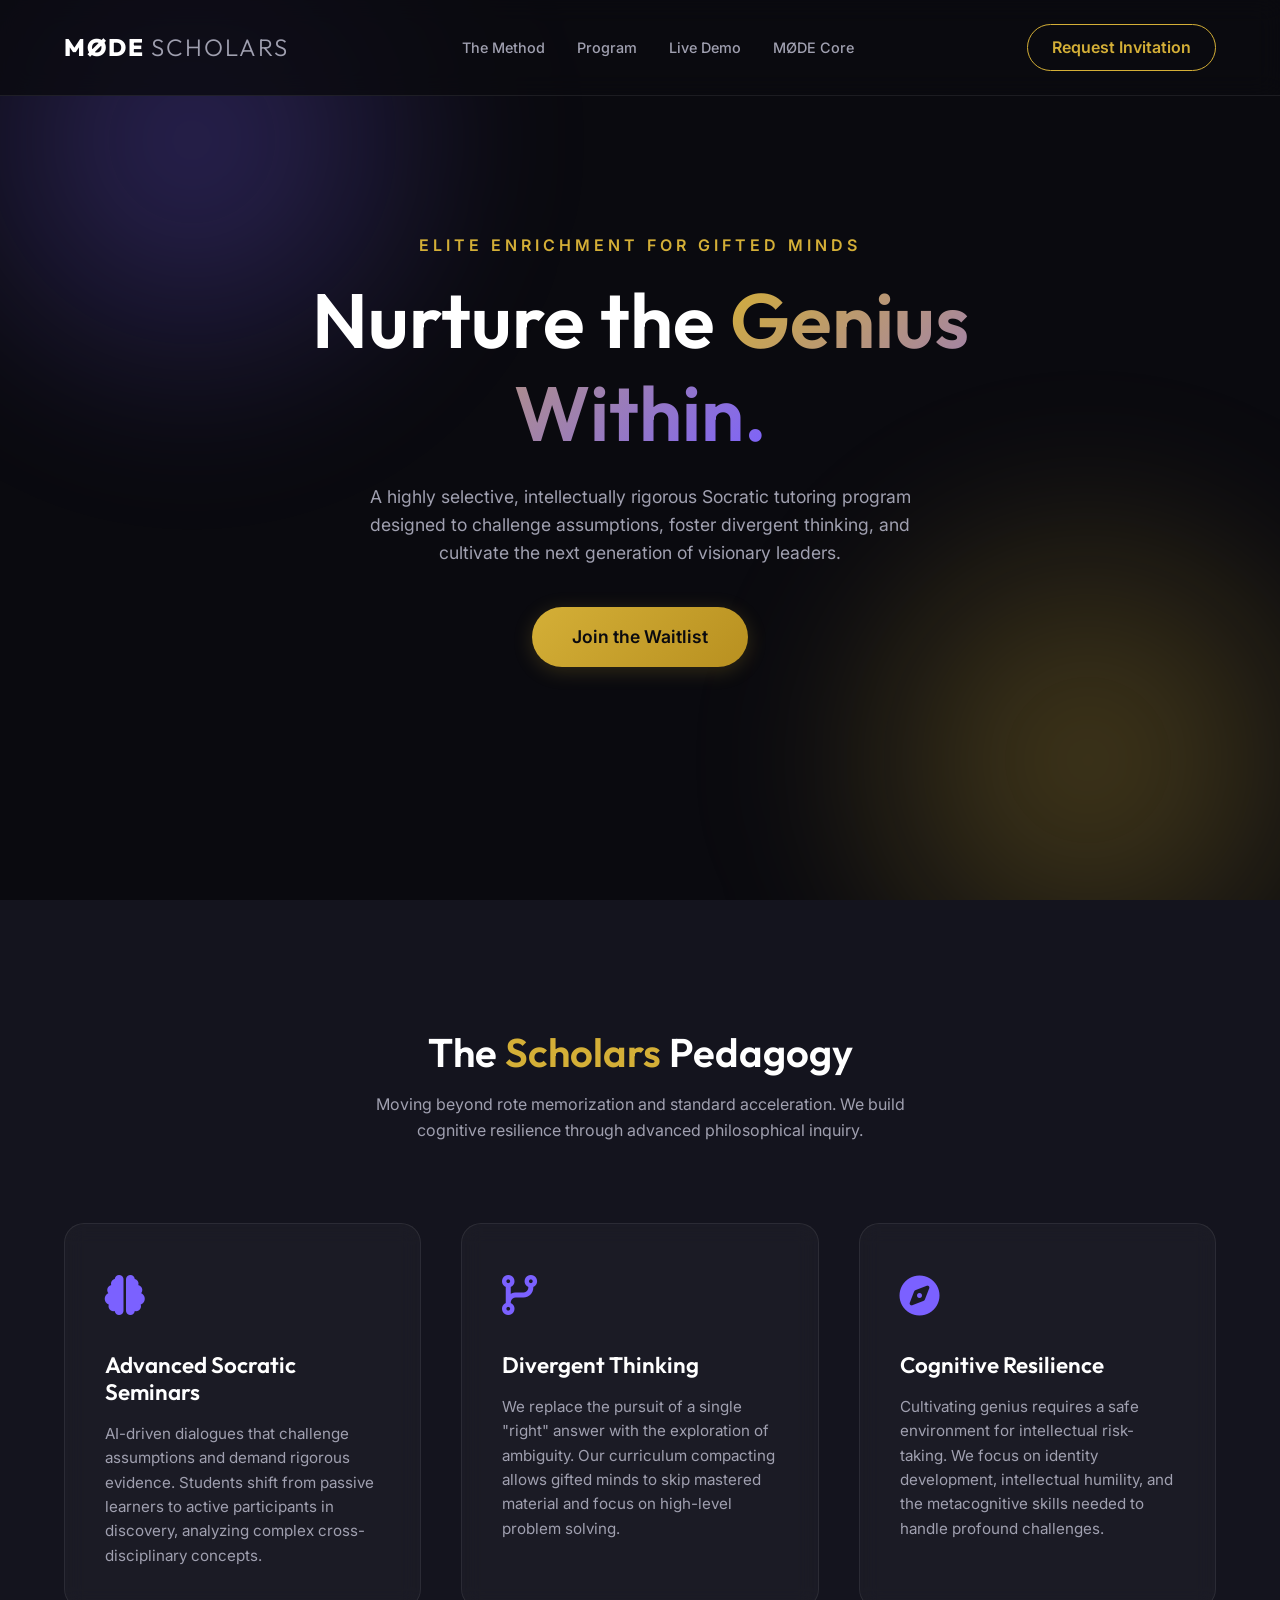
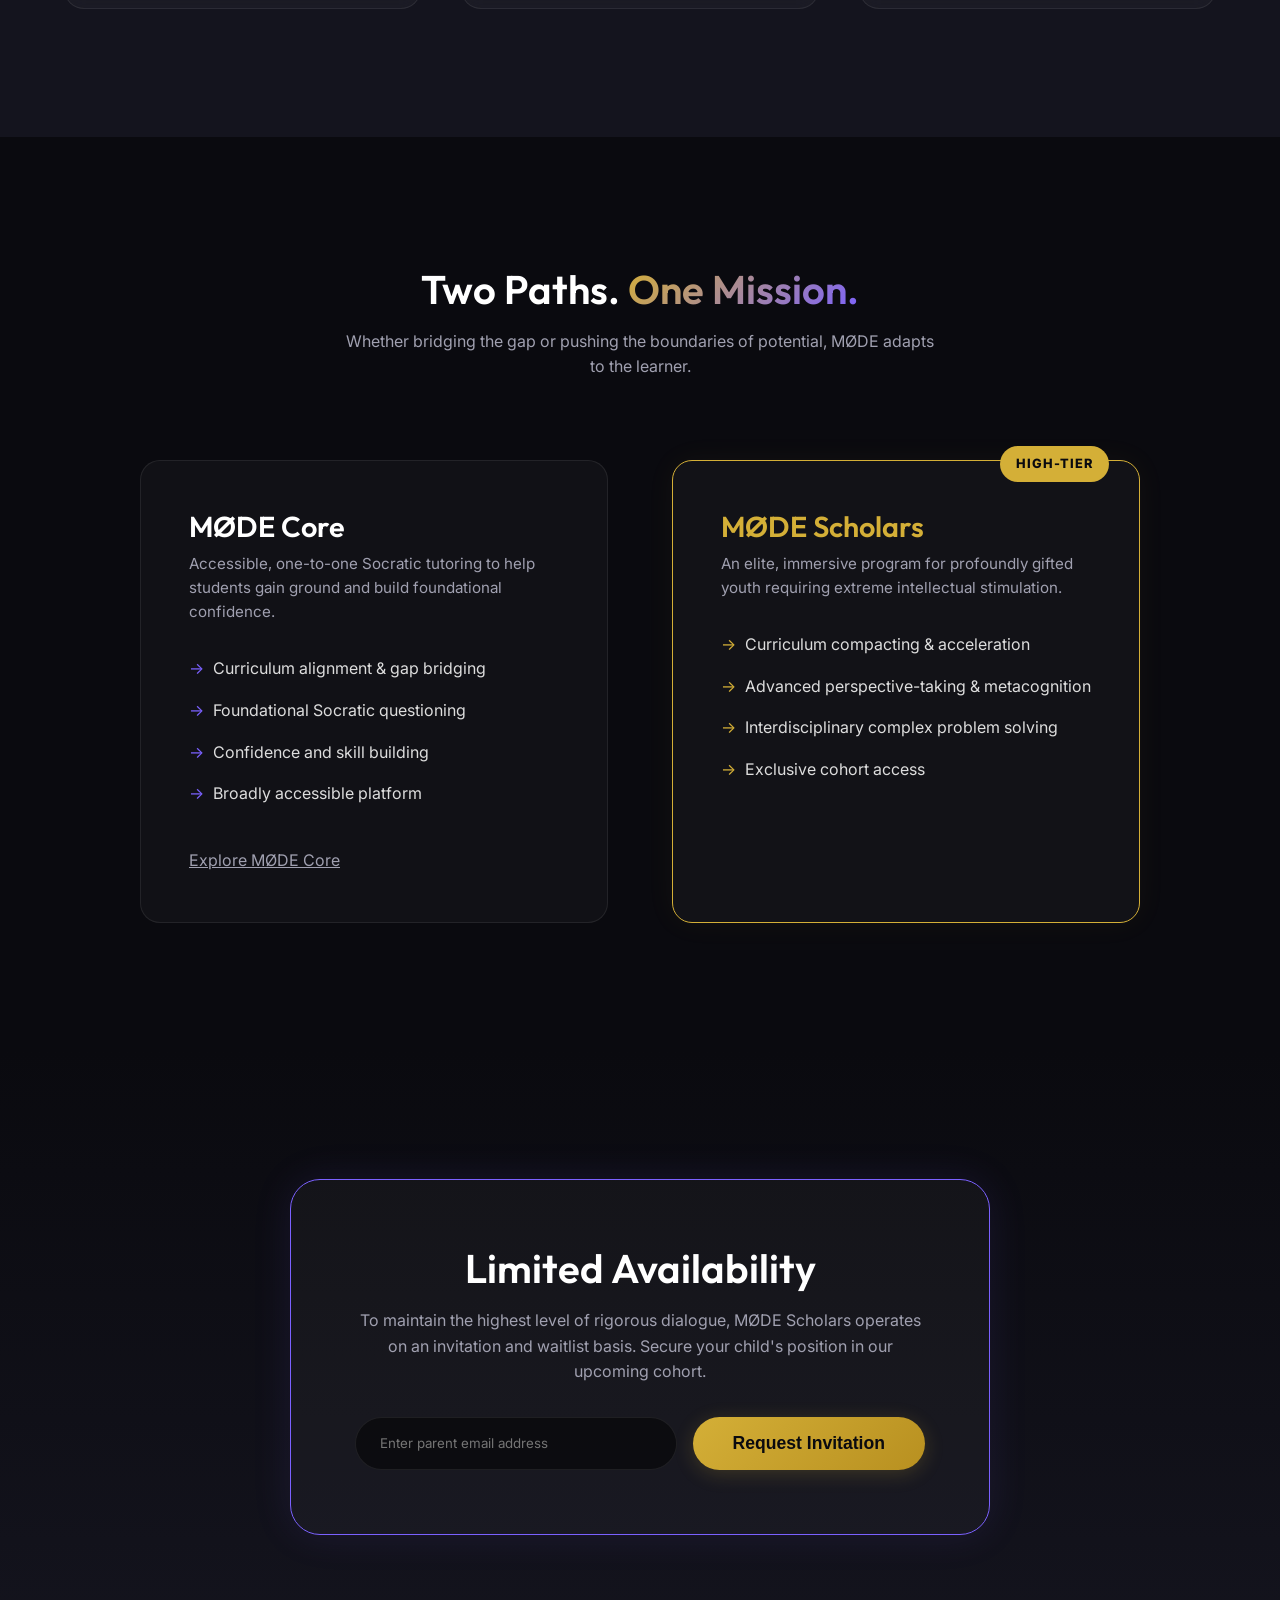
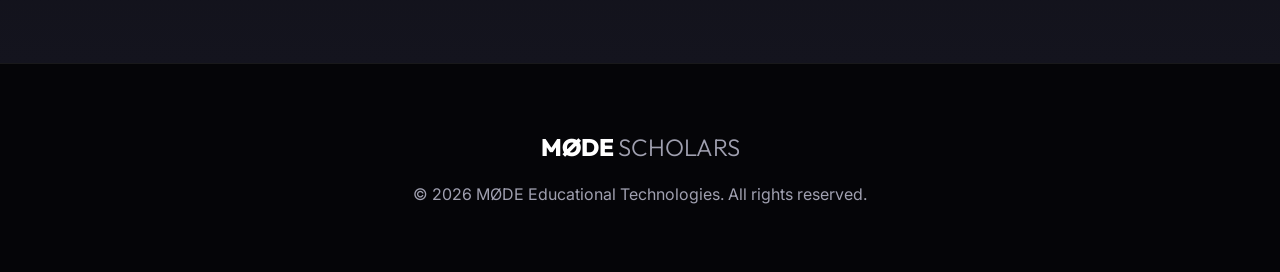
<file: demo-site/mode-scholars.html>
<!DOCTYPE html>
<html lang="en">
<head>
    <meta charset="UTF-8">
    <meta name="viewport" content="width=device-width, initial-scale=1.0">
    <meta name="description" content="MØDE Scholars: Cultivating young genius through high-tier Socratic tutoring and inquiry-based learning.">
    <title>MØDE Scholars | Nurture the Genius Within</title>
    <link rel="stylesheet" href="mode-scholars.css">
    <link rel="stylesheet" href="https://cdnjs.cloudflare.com/ajax/libs/font-awesome/6.4.0/css/all.min.css">
</head>
<body>

    <!-- Navigation -->
    <nav>
        <a href="index.html" class="logo" style="text-decoration:none">MØDE <span>SCHOLARS</span></a>
        <div class="nav-links">
            <a href="#method">The Method</a>
            <a href="#program">Program</a>
            <a href="learner-dashboard.html">Live Demo</a>
            <a href="index.html">MØDE Core</a>
        </div>
        <a href="#apply" class="nav-cta">Request Invitation</a>
    </nav>

    <!-- Hero Section -->
    <header class="hero">
        <div class="hero-subtitle">Elite Enrichment for Gifted Minds</div>
        <h1>Nurture the <span class="text-gradient">Genius Within.</span></h1>
        <p>A highly selective, intellectually rigorous Socratic tutoring program designed to challenge assumptions, foster divergent thinking, and cultivate the next generation of visionary leaders.</p>
        <a href="#apply" class="primary-btn">Join the Waitlist</a>
    </header>

    <!-- The Method Section -->
    <section id="method" class="method-section">
        <div class="section-header">
            <h2>The <span class="text-gold">Scholars</span> Pedagogy</h2>
            <p>Moving beyond rote memorization and standard acceleration. We build cognitive resilience through advanced philosophical inquiry.</p>
        </div>

        <div class="cards-container">
            <!-- Card 1 -->
            <div class="card">
                <div class="card-icon"><i class="fa-solid fa-brain"></i></div>
                <h3>Advanced Socratic Seminars</h3>
                <p>AI-driven dialogues that challenge assumptions and demand rigorous evidence. Students shift from passive learners to active participants in discovery, analyzing complex cross-disciplinary concepts.</p>
            </div>
            
            <!-- Card 2 -->
            <div class="card">
                <div class="card-icon"><i class="fa-solid fa-code-branch"></i></div>
                <h3>Divergent Thinking</h3>
                <p>We replace the pursuit of a single "right" answer with the exploration of ambiguity. Our curriculum compacting allows gifted minds to skip mastered material and focus on high-level problem solving.</p>
            </div>

            <!-- Card 3 -->
            <div class="card">
                <div class="card-icon"><i class="fa-solid fa-compass"></i></div>
                <h3>Cognitive Resilience</h3>
                <p>Cultivating genius requires a safe environment for intellectual risk-taking. We focus on identity development, intellectual humility, and the metacognitive skills needed to handle profound challenges.</p>
            </div>
        </div>
    </section>

    <!-- Comparison Section -->
    <section id="program" class="comparison-section">
        <div class="section-header">
            <h2>Two Paths. <span class="text-gradient">One Mission.</span></h2>
            <p>Whether bridging the gap or pushing the boundaries of potential, MØDE adapts to the learner.</p>
        </div>

        <div class="comparison-grid">
            <div class="tier">
                <h3>MØDE Core</h3>
                <p>Accessible, one-to-one Socratic tutoring to help students gain ground and build foundational confidence.</p>
                <ul>
                    <li>Curriculum alignment & gap bridging</li>
                    <li>Foundational Socratic questioning</li>
                    <li>Confidence and skill building</li>
                    <li>Broadly accessible platform</li>
                </ul>
                <br>
                <a href="index.html" style="color: var(--text-secondary); text-decoration: underline;">Explore MØDE Core</a>
            </div>

            <div class="tier elite">
                <div class="tier-badge">HIGH-TIER</div>
                <h3 class="text-gold">MØDE Scholars</h3>
                <p>An elite, immersive program for profoundly gifted youth requiring extreme intellectual stimulation.</p>
                <ul>
                    <li>Curriculum compacting & acceleration</li>
                    <li>Advanced perspective-taking & metacognition</li>
                    <li>Interdisciplinary complex problem solving</li>
                    <li>Exclusive cohort access</li>
                </ul>
            </div>
        </div>
    </section>

    <!-- CTA Section -->
    <section id="apply" class="cta-section">
        <div class="cta-container">
            <h2>Limited Availability</h2>
            <p>To maintain the highest level of rigorous dialogue, MØDE Scholars operates on an invitation and waitlist basis. Secure your child's position in our upcoming cohort.</p>
            
            <form class="waitlist-form" action="#" method="POST" onsubmit="event.preventDefault(); alert('Waitlist application submitted!');">
                <input type="email" placeholder="Enter parent email address" required>
                <button type="submit" class="primary-btn">Request Invitation</button>
            </form>
        </div>
    </section>

    <!-- Footer -->
    <footer>
        <div class="footer-logo">MØDE <span>SCHOLARS</span></div>
        <p>&copy; 2026 MØDE Educational Technologies. All rights reserved.</p>
    </footer>

    <script>
        // Simple scroll reveal animation for elements
        document.addEventListener('DOMContentLoaded', () => {
            const observer = new IntersectionObserver((entries) => {
                entries.forEach(entry => {
                    if (entry.isIntersecting) {
                        entry.target.style.opacity = 1;
                        entry.target.style.transform = 'translateY(0)';
                    }
                });
            }, { threshold: 0.1 });

            document.querySelectorAll('.card, .tier').forEach(el => {
                el.style.opacity = 0;
                el.style.transform = 'translateY(30px)';
                el.style.transition = 'all 0.6s ease-out';
                observer.observe(el);
            });
        });
    </script>
</body>
</html>
</file>
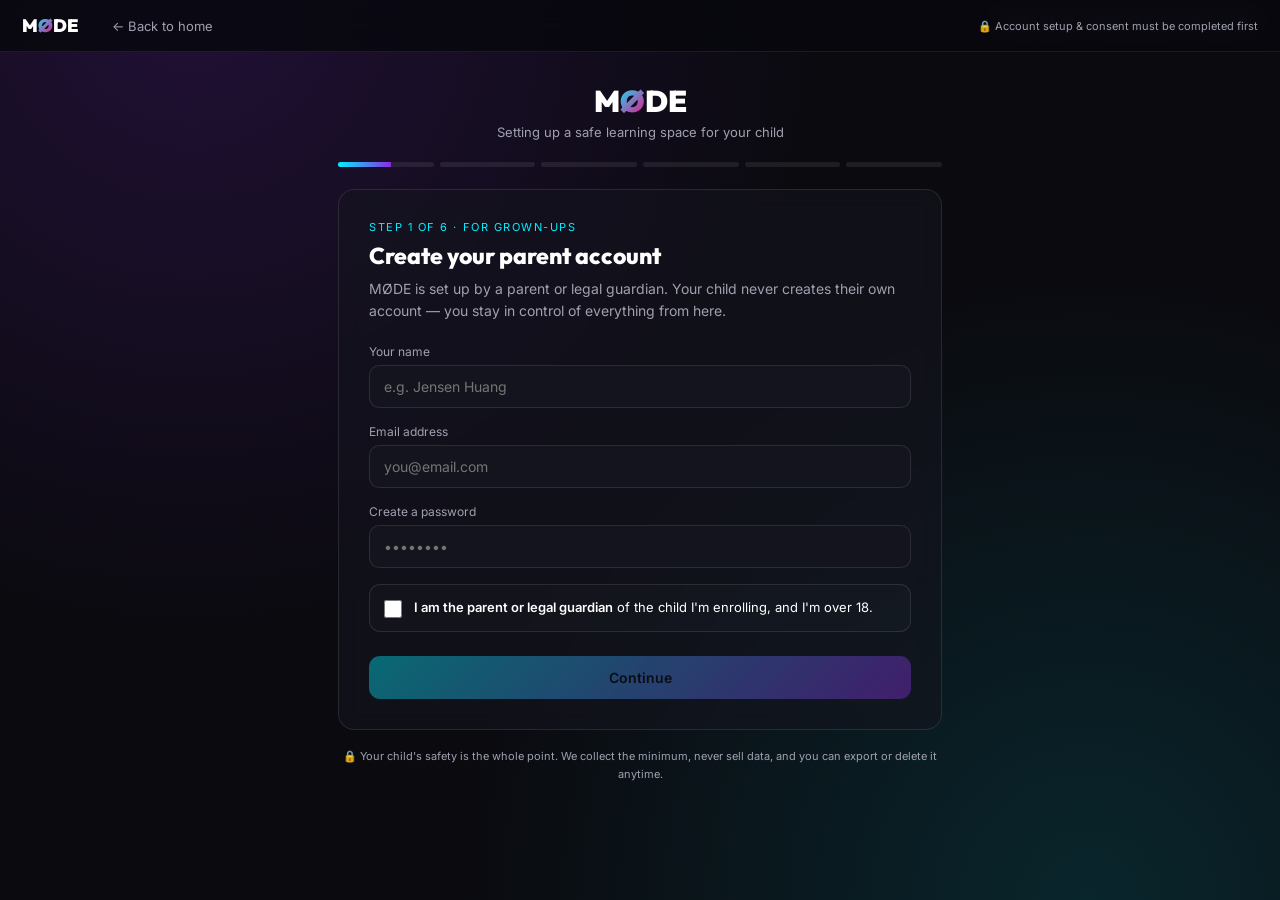
<file: demo-site/onboarding.html>
<!DOCTYPE html>
<html lang="en">
<head>
<meta charset="UTF-8">
<meta name="viewport" content="width=device-width, initial-scale=1.0">
<title>MØDE | Set up your child's account — Wireframe</title>
<link href="https://fonts.googleapis.com/css2?family=Inter:wght@300;400;500;600;700&family=Outfit:wght@400;700;900&display=swap" rel="stylesheet">
<style>
:root{
  --bg-dark:#0a0a0f;--bg-panel:rgba(20,20,30,.6);--bg-solid:#14141e;
  --primary:#00f0ff;--secondary:#ff007f;--accent:#8a2be2;
  --text-main:#fff;--text-muted:#a0a0b0;--glass-border:rgba(255,255,255,.1);
  --ok:#39d98a;--warn:#ffb020;--err:#ff5470;--radius:16px;
}
*{margin:0;padding:0;box-sizing:border-box}
body{min-height:100vh;background:var(--bg-dark);color:var(--text-main);font-family:'Inter',sans-serif;
  display:flex;flex-direction:column;align-items:center;padding:0 0 40px;
  background-image:radial-gradient(circle at 15% 0%,rgba(138,43,226,.18),transparent 45%),
                   radial-gradient(circle at 85% 100%,rgba(0,240,255,.12),transparent 45%);}
.gnav{display:flex;align-items:center;gap:22px;width:100%;height:52px;padding:0 22px;
  background:rgba(8,8,13,.85);backdrop-filter:blur(12px);border-bottom:1px solid rgba(255,255,255,.08);position:sticky;top:0;z-index:50}
.gn-logo{font-family:'Outfit';font-weight:900;font-size:18px;color:#fff;text-decoration:none}
.gn-logo span{background:linear-gradient(135deg,var(--primary),var(--secondary));-webkit-background-clip:text;background-clip:text;color:transparent}
.gn-links{display:flex;gap:4px}
.gn-links a{font-size:13px;color:var(--text-muted);text-decoration:none;padding:6px 11px;border-radius:8px}
.gn-links a:hover{color:#fff;background:rgba(255,255,255,.06)}
@media(max-width:760px){.gn-links{display:none}}
.wire-badge{position:fixed;top:10px;right:14px;font-size:11px;letter-spacing:.12em;color:var(--text-muted);
  border:1px solid var(--glass-border);padding:3px 10px;border-radius:99px;background:var(--bg-panel)}
.shell{width:100%;max-width:640px;margin-top:30px;padding:0 18px}
.brand{text-align:center;margin-bottom:22px}
.logo{font-family:'Outfit';font-weight:900;font-size:30px}
.logo .o{background:linear-gradient(135deg,var(--primary),var(--secondary));-webkit-background-clip:text;background-clip:text;color:transparent}
.brand p{color:var(--text-muted);font-size:13px;margin-top:4px}

/* stepper */
.stepper{display:flex;align-items:center;gap:6px;margin-bottom:22px}
.stepper .s{flex:1;height:5px;border-radius:99px;background:rgba(255,255,255,.08);overflow:hidden}
.stepper .s>i{display:block;height:100%;width:0;background:linear-gradient(90deg,var(--primary),var(--accent));transition:width .35s}
.stepper .s.done>i,.stepper .s.cur>i{width:100%}
.stepper .s.cur>i{width:55%}

/* card */
.card{background:var(--bg-panel);border:1px solid var(--glass-border);border-radius:var(--radius);
  backdrop-filter:blur(10px);padding:30px}
.step{display:none}.step.active{display:block;animation:fade .3s ease}
@keyframes fade{from{opacity:0;transform:translateY(8px)}to{opacity:1;transform:none}}
.eyebrow{font-size:11px;letter-spacing:.14em;text-transform:uppercase;color:var(--primary);margin-bottom:8px}
h2{font-family:'Outfit';font-size:23px;font-weight:800;margin-bottom:8px;line-height:1.2}
.lede{color:var(--text-muted);font-size:14px;line-height:1.6;margin-bottom:22px}

/* fields */
.field{margin-bottom:16px}
.field label{display:block;font-size:12px;color:var(--text-muted);margin-bottom:6px}
.field input,.field select{width:100%;background:var(--bg-solid);border:1px solid var(--glass-border);border-radius:10px;
  padding:12px 14px;color:#fff;font-size:14px;outline:none;font-family:inherit}
.field input:focus,.field select:focus{border-color:var(--primary)}
.row{display:flex;gap:12px}.row>*{flex:1}

/* checks */
.check{display:flex;gap:12px;align-items:flex-start;padding:13px 14px;border:1px solid var(--glass-border);
  border-radius:11px;margin-bottom:10px;cursor:pointer;background:rgba(255,255,255,.02)}
.check:hover{border-color:rgba(0,240,255,.3)}
.check input{margin-top:2px;width:18px;height:18px;accent-color:var(--primary);flex:none}
.check .ct{font-size:13px;line-height:1.5}.check .ct b{font-weight:600}
.check .ct small{display:block;color:var(--text-muted);font-size:11.5px;margin-top:2px}

/* consent method */
.method{display:flex;align-items:center;gap:14px;padding:16px;border-radius:12px;margin-bottom:14px;
  border:1px solid var(--glass-border);background:linear-gradient(135deg,rgba(138,43,226,.14),rgba(0,240,255,.08))}
.method .ic{width:42px;height:42px;border-radius:11px;display:grid;place-items:center;font-size:20px;background:rgba(255,255,255,.06);flex:none}
.method .mt b{font-size:14px}.method .mt small{display:block;color:var(--text-muted);font-size:12px;margin-top:2px}
.method .stripe{margin-left:auto;font-size:10px;color:var(--text-muted);border:1px solid var(--glass-border);padding:3px 8px;border-radius:6px;white-space:nowrap}

/* avatars */
.avatars{display:flex;gap:10px;flex-wrap:wrap}
.av{width:52px;height:52px;border-radius:14px;display:grid;place-items:center;font-size:26px;cursor:pointer;
  border:2px solid transparent;background:rgba(255,255,255,.04)}
.av.sel{border-color:var(--primary);background:rgba(0,240,255,.12)}
.tier-hint{margin-top:10px;font-size:12px;color:var(--text-muted)}
.tier-hint b{color:var(--primary)}

/* toggles */
.toggle{display:flex;align-items:flex-start;gap:12px;padding:13px 0;border-bottom:1px solid rgba(255,255,255,.06)}
.toggle:last-child{border:none}
.toggle .tx{flex:1}.toggle .tx .t{font-size:13.5px;font-weight:500}.toggle .tx .d{font-size:11.5px;color:var(--text-muted);margin-top:2px}
.sw{width:42px;height:24px;border-radius:99px;background:rgba(255,255,255,.12);position:relative;flex:none;cursor:pointer;transition:.2s}
.sw:after{content:"";position:absolute;top:3px;left:3px;width:18px;height:18px;border-radius:50%;background:#fff;transition:.2s}
.sw.on{background:linear-gradient(135deg,var(--primary),var(--accent))}.sw.on:after{left:21px}
.locked{opacity:.6;pointer-events:none}
.pill{display:inline-block;font-size:10px;color:var(--ok);border:1px solid rgba(57,217,138,.4);background:rgba(57,217,138,.1);padding:2px 8px;border-radius:99px;margin-left:6px}

/* gate note */
.note{display:flex;gap:10px;font-size:12px;color:var(--text-muted);background:rgba(255,255,255,.03);
  border:1px solid var(--glass-border);border-radius:10px;padding:12px 14px;margin-bottom:20px;line-height:1.5}
.note.warn{background:rgba(255,176,32,.08);border-color:rgba(255,176,32,.3);color:#ffd58a}

/* summary */
.sum{border:1px solid var(--glass-border);border-radius:12px;overflow:hidden;margin-bottom:8px}
.sum .r{display:flex;justify-content:space-between;padding:11px 14px;font-size:13px;border-bottom:1px solid rgba(255,255,255,.05)}
.sum .r:last-child{border:none}.sum .r span{color:var(--text-muted)}.sum .r b{font-weight:500}
.success-ico{width:64px;height:64px;border-radius:50%;margin:0 auto 16px;display:grid;place-items:center;font-size:30px;
  background:linear-gradient(135deg,var(--ok),var(--primary));color:#04130c}

/* nav */
.nav{display:flex;align-items:center;gap:12px;margin-top:24px}
.btn{border:none;cursor:pointer;font-weight:600;font-size:14px;padding:13px 24px;border-radius:11px;font-family:inherit}
.btn.primary{background:linear-gradient(135deg,var(--primary),var(--accent));color:#06060a;flex:1}
.btn.primary:disabled{opacity:.4;cursor:not-allowed}
.btn.ghost{background:rgba(255,255,255,.06);color:var(--text-muted)}
.legal{text-align:center;font-size:11px;color:var(--text-muted);margin-top:16px;line-height:1.6}
.legal a{color:var(--primary);text-decoration:none}
</style>
</head>
<body>
<nav class="gnav">
  <a class="gn-logo" href="index.html">M<span>Ø</span>DE</a>
  <div class="gn-links">
    <a href="index.html">← Back to home</a>
  </div>
  <span style="margin-left:auto;font-size:11px;color:var(--text-muted)">🔒 Account setup &amp; consent must be completed first</span>
</nav>
<div class="wire-badge">WIREFRAME · ONBOARDING & CONSENT</div>

<div class="shell">
  <div class="brand">
    <div class="logo">M<span class="o">Ø</span>DE</div>
    <p>Setting up a safe learning space for your child</p>
  </div>

  <div class="stepper" id="stepper">
    <div class="s"><i></i></div><div class="s"><i></i></div><div class="s"><i></i></div>
    <div class="s"><i></i></div><div class="s"><i></i></div><div class="s"><i></i></div>
  </div>

  <div class="card">

    <!-- STEP 1 — Parent account (adult space) -->
    <section class="step active" data-step="0">
      <div class="eyebrow">Step 1 of 6 · For grown-ups</div>
      <h2>Create your parent account</h2>
      <p class="lede">MØDE is set up by a parent or legal guardian. Your child never creates their own account — you stay in control of everything from here.</p>
      <div class="field"><label>Your name</label><input id="pName" placeholder="e.g. Jensen Huang"></div>
      <div class="field"><label>Email address</label><input id="pEmail" type="email" placeholder="you@email.com"></div>
      <div class="field"><label>Create a password</label><input type="password" placeholder="••••••••"></div>
      <label class="check"><input type="checkbox" class="req"><span class="ct"><b>I am the parent or legal guardian</b> of the child I'm enrolling, and I'm over 18.</span></label>
    </section>

    <!-- STEP 2 — Verifiable parental consent (COPPA) -->
    <section class="step" data-step="1">
      <div class="eyebrow">Step 2 of 6 · Required by law</div>
      <h2>Verify you're the parent</h2>
      <p class="lede">Because MØDE is for children, we're legally required (COPPA) to confirm you're a verified adult before any child data is collected. We use a small payment-card check via Stripe — a recognised verifiable-consent method.</p>
      <div class="method">
        <div class="ic">🔒</div>
        <div class="mt"><b>Verify with payment card</b><small>A temporary $0 authorisation — no charge to start. Powered by Stripe.</small></div>
        <span class="stripe">Stripe</span>
      </div>
      <div class="note warn">⚠️ This is a wireframe — no real verification or charge occurs. In production this is where Stripe's verifiable parental-consent check runs.</div>
      <label class="check"><input type="checkbox" class="req"><span class="ct"><b>I consent to MØDE collecting my child's learning data</b><small>Used only to personalise tutoring and show you progress — see the consent details next.</small></span></label>
    </section>

    <!-- STEP 3 — Granular consent details -->
    <section class="step" data-step="2">
      <div class="eyebrow">Step 3 of 6 · What you're agreeing to</div>
      <h2>Your consent, in plain language</h2>
      <p class="lede">We collect the minimum needed to teach well. You can change or withdraw any of these anytime from the parent dashboard.</p>
      <label class="check"><input type="checkbox" class="req" checked><span class="ct"><b>Learning &amp; progress data</b> <small>Mastery level and where your child is in the curriculum — not raw chat transcripts.</small></span></label>
      <label class="check"><input type="checkbox" class="req" checked><span class="ct"><b>A first name or nickname &amp; age</b> <small>Age sets the right difficulty tier. No surname, address, or photo required.</small></span></label>
      <label class="check"><input type="checkbox"><span class="ct"><b>Optional: occasional product emails to me</b> <small>Tips and new features — to your email, never your child's. Off is fine.</small></span></label>
      <label class="check"><input type="checkbox"><span class="ct"><b>Optional: share anonymised data to improve MØDE</b> <small>Separate, explicit consent for any third-party use. Off by default.</small></span></label>
      <div class="legal">By continuing you agree to the <a>Privacy Policy</a> and <a>Children's Data Notice</a> (COPPA · UK Children's Code · GDPR · POPIA).</div>
    </section>

    <!-- STEP 4 — Add child (data minimization) -->
    <section class="step" data-step="3">
      <div class="eyebrow">Step 4 of 6 · Your child</div>
      <h2>Add your child</h2>
      <p class="lede">Just enough to get started — a name they'll recognise and their age. That's it.</p>
      <div class="row">
        <div class="field"><label>First name or nickname</label><input id="cName" placeholder="e.g. Abel"></div>
        <div class="field"><label>Age</label>
          <select id="cAge"><option value="">Select…</option>
            <option>5</option><option>6</option><option>7</option><option>8</option><option>9</option>
            <option>10</option><option>11</option><option>12</option><option>13</option><option>14</option><option>15</option>
          </select></div>
      </div>
      <div class="field"><label>Pick an avatar</label>
        <div class="avatars" id="avatars">
          <div class="av sel">🦊</div><div class="av">🐼</div><div class="av">🚀</div>
          <div class="av">🦉</div><div class="av">🐙</div><div class="av">🤖</div><div class="av">🦄</div>
        </div>
      </div>
      <div class="tier-hint" id="tierHint">Age sets the learning tier: <b>5–7 Explorer</b> · <b>8–12 Builder</b> · <b>13–15 Engineer</b>.</div>
    </section>

    <!-- STEP 5 — Privacy & safety defaults (high privacy by default) -->
    <section class="step" data-step="4">
      <div class="eyebrow">Step 5 of 6 · Safety defaults</div>
      <h2>Privacy &amp; safety, set high by default</h2>
      <p class="lede">These start in the safest setting. You can fine-tune them anytime in the dashboard.</p>
      <div class="toggle locked"><div class="tx"><div class="t">Store mastery, not transcripts <span class="pill">Always on</span></div><div class="d">Data-minimisation — we keep learning state, not raw conversations.</div></div><div class="sw on"></div></div>
      <div class="toggle locked"><div class="tx"><div class="t">Profiling &amp; ad-targeting off <span class="pill">Always on</span></div><div class="d">No behavioural profiling (UK Children's Code).</div></div><div class="sw on"></div></div>
      <div class="toggle"><div class="tx"><div class="t">Daily time limit (45 min)</div><div class="d">Sessions pause and notify you at the cap.</div></div><div class="sw on" onclick="this.classList.toggle('on')"></div></div>
      <div class="toggle"><div class="tx"><div class="t">Approve new modules before they unlock</div><div class="d">MØDE asks your OK before opening a new topic.</div></div><div class="sw" onclick="this.classList.toggle('on')"></div></div>
      <div class="toggle"><div class="tx"><div class="t">Weekly progress email to me</div><div class="d">Tutor summary delivered to your inbox.</div></div><div class="sw on" onclick="this.classList.toggle('on')"></div></div>
    </section>

    <!-- STEP 6 — Confirmation -->
    <section class="step" data-step="5">
      <div class="success-ico">✓</div>
      <h2 style="text-align:center">You're all set!</h2>
      <p class="lede" style="text-align:center">Everything's ready for <b id="sumName">Sam</b>'s first session. You're always in control — visit the dashboard anytime.</p>
      <div class="sum">
        <div class="r"><span>Child</span><b id="sumChild">Sam · age 8</b></div>
        <div class="r"><span>Learning tier</span><b id="sumTier">Builder (8–12)</b></div>
        <div class="r"><span>Starting module</span><b>Number Sense &amp; Arithmetic</b></div>
        <div class="r"><span>Parental consent</span><b style="color:var(--ok)">✓ Verified</b></div>
        <div class="r"><span>Privacy</span><b>High — mastery only, no profiling</b></div>
      </div>
    </section>

    <!-- NAV -->
    <div class="nav">
      <button class="btn ghost" id="backBtn" style="display:none">Back</button>
      <button class="btn primary" id="nextBtn">Continue</button>
    </div>
  </div>

  <p class="legal" style="margin-top:18px">🔒 Your child's safety is the whole point. We collect the minimum, never sell data, and you can export or delete it anytime.</p>
</div>

<script>
const steps=[...document.querySelectorAll('.step')], segs=[...document.querySelectorAll('.stepper .s')];
const nextBtn=document.getElementById('nextBtn'), backBtn=document.getElementById('backBtn');
let i=0;

function render(){
  steps.forEach((s,n)=>s.classList.toggle('active',n===i));
  segs.forEach((s,n)=>{s.classList.toggle('done',n<i);s.classList.toggle('cur',n===i);});
  backBtn.style.display=i===0?'none':'inline-block';
  if(i===steps.length-1){nextBtn.textContent="🚀 Enter your dashboard";}
  else if(i===steps.length-2){nextBtn.textContent="Finish setup";}
  else{nextBtn.textContent="Continue";}
  validate();
  window.scrollTo({top:0,behavior:'smooth'});
}
function validate(){
  // required checkboxes on the current step must be checked
  const reqs=[...steps[i].querySelectorAll('input.req')];
  const ok=reqs.every(c=>c.checked);
  nextBtn.disabled=!ok;
}
// re-validate when any required box toggles
document.addEventListener('change',e=>{if(e.target.matches('input.req'))validate();});

nextBtn.onclick=()=>{
  if(nextBtn.disabled)return;
  if(i===steps.length-1){ // final CTA → into the learner dashboard
    window.location.href='parent-dashboard.html';return;
  }
  i++;render();
};
backBtn.onclick=()=>{if(i>0){i--;render();}};

// avatar pick
document.getElementById('avatars').addEventListener('click',e=>{
  if(!e.target.classList.contains('av'))return;
  document.querySelectorAll('.av').forEach(a=>a.classList.remove('sel'));
  e.target.classList.add('sel');
});

// child name/age feed the tier hint + summary
const cName=document.getElementById('cName'), cAge=document.getElementById('cAge');
function tierFor(a){a=+a;if(!a)return'';if(a<=7)return'Explorer (5–7)';if(a<=12)return'Builder (8–12)';return'Engineer (13–15)';}
function syncChild(){
  const name=cName.value.trim()||'Sam', age=cAge.value||'8';
  document.getElementById('tierHint').innerHTML = cAge.value
    ? `<b>${name}</b> will start in the <b>${tierFor(age)}</b> tier.`
    : 'Age sets the learning tier: <b>5–7 Explorer</b> · <b>8–12 Builder</b> · <b>13–15 Engineer</b>.';
  document.getElementById('sumName').textContent=name;
  document.getElementById('sumChild').textContent=`${name} · age ${age}`;
  document.getElementById('sumTier').textContent=tierFor(age);
}
cName.addEventListener('input',syncChild);cAge.addEventListener('change',syncChild);

render();
</script>
</body>
</html>
</file>
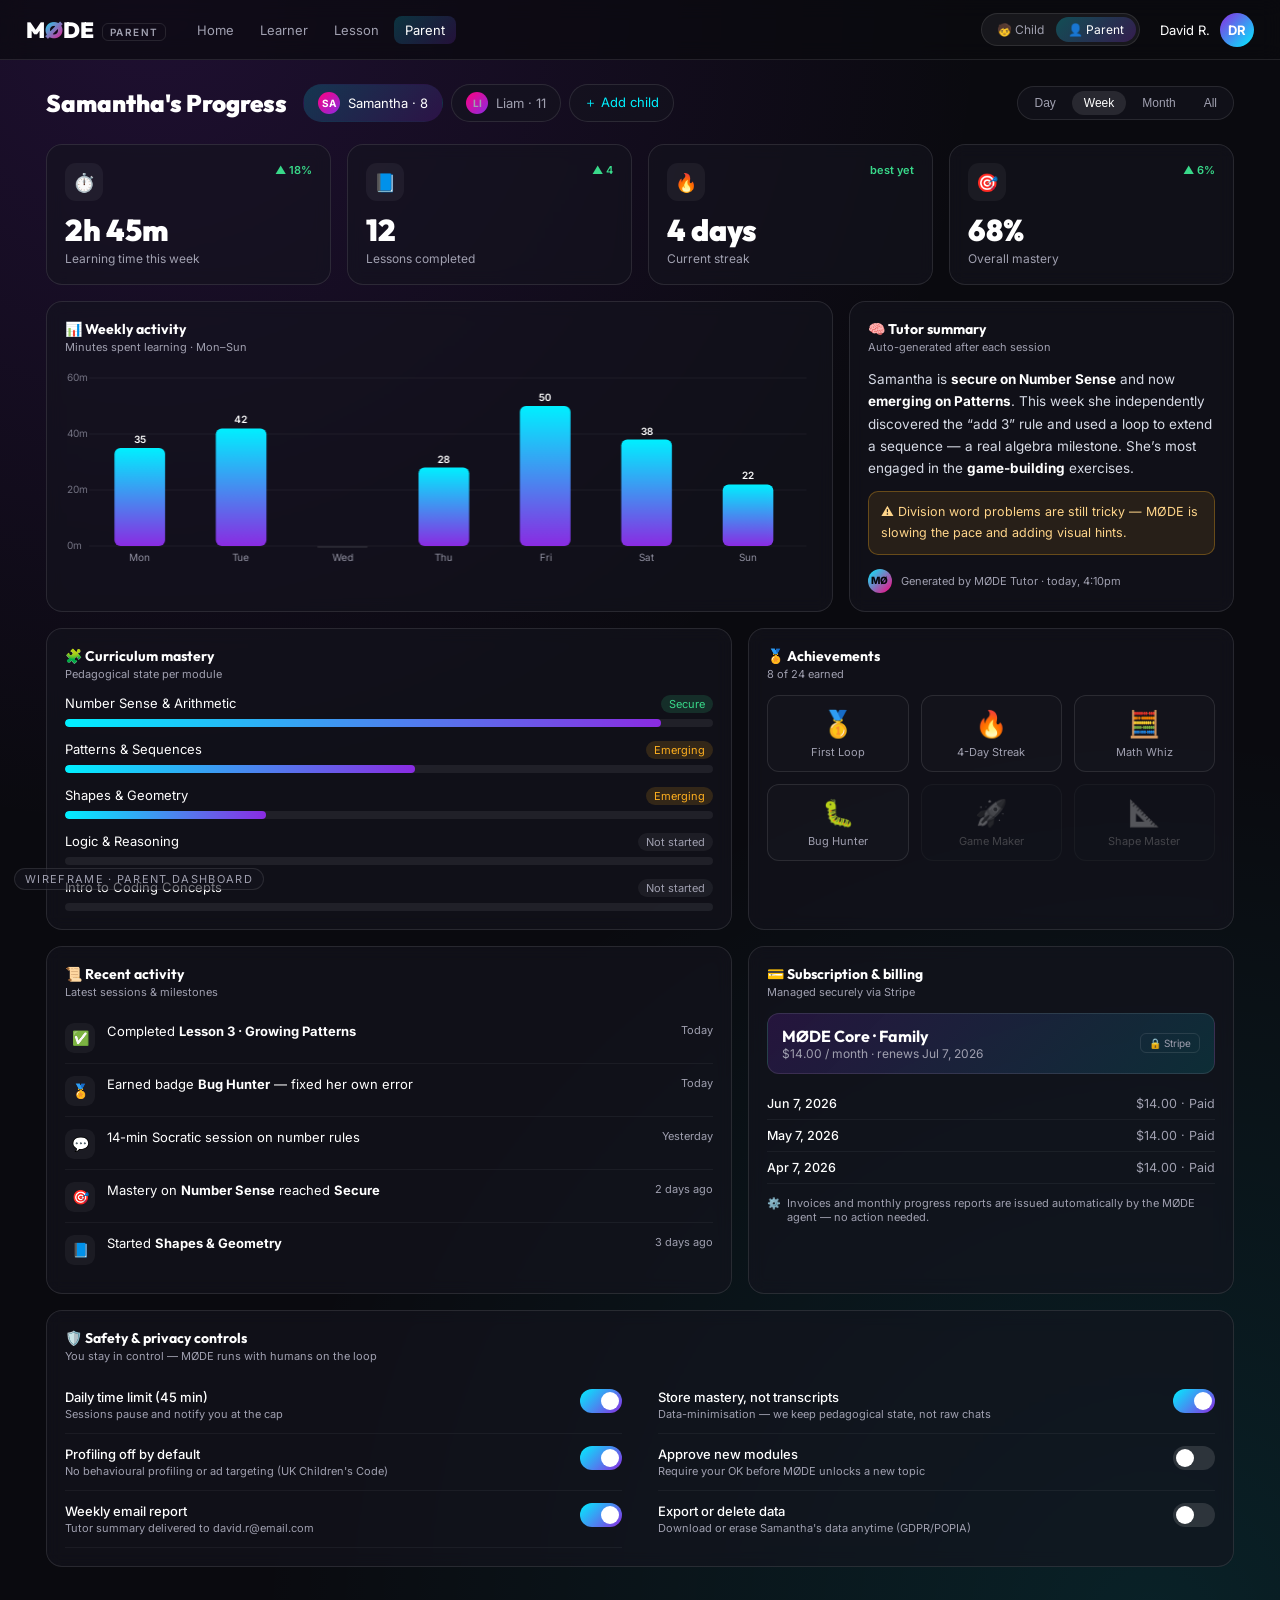
<file: demo-site/parent-dashboard.html>
<!DOCTYPE html>
<html lang="en">
<head>
<meta charset="UTF-8">
<meta name="viewport" content="width=device-width, initial-scale=1.0">
<title>MØDE | Parent Dashboard — Wireframe</title>
<link href="https://fonts.googleapis.com/css2?family=Inter:wght@300;400;500;600;700&family=Outfit:wght@400;700;900&family=JetBrains+Mono:wght@400;500&display=swap" rel="stylesheet">
<style>
:root{
  --bg-dark:#0a0a0f;--bg-panel:rgba(20,20,30,.6);--bg-solid:#14141e;
  --primary:#00f0ff;--secondary:#ff007f;--accent:#8a2be2;
  --text-main:#fff;--text-muted:#a0a0b0;--glass-border:rgba(255,255,255,.1);
  --ok:#39d98a;--warn:#ffb020;--err:#ff5470;--radius:16px;
}
*{margin:0;padding:0;box-sizing:border-box}
body{background:var(--bg-dark);color:var(--text-main);font-family:'Inter',sans-serif;min-height:100vh;
  background-image:radial-gradient(circle at 12% 0%,rgba(138,43,226,.16),transparent 42%),
                   radial-gradient(circle at 90% 100%,rgba(0,240,255,.1),transparent 45%);}
.wire-badge{position:fixed;bottom:10px;left:14px;z-index:50;font-size:11px;letter-spacing:.12em;color:var(--text-muted);
  border:1px solid var(--glass-border);padding:3px 10px;border-radius:99px;background:var(--bg-panel)}
a{color:inherit}

/* top bar */
.topbar{height:60px;display:flex;align-items:center;gap:20px;padding:0 26px;border-bottom:1px solid var(--glass-border);
  background:rgba(10,10,15,.7);backdrop-filter:blur(10px);position:sticky;top:0;z-index:20}
.logo{font-family:'Outfit';font-weight:900;font-size:22px}
.logo .o{background:linear-gradient(135deg,var(--primary),var(--secondary));-webkit-background-clip:text;background-clip:text;color:transparent}
.logo .tag{font-family:'Inter';font-size:10px;font-weight:600;letter-spacing:.14em;color:var(--text-muted);border:1px solid var(--glass-border);padding:2px 7px;border-radius:6px;margin-left:8px;vertical-align:middle}
.topnav{display:flex;gap:22px;font-size:13px;color:var(--text-muted);margin-left:10px}
.topnav a.active{color:#fff;font-weight:600}
.spacer{flex:1}
.parent{display:flex;align-items:center;gap:10px;font-size:13px}
.avatar{width:34px;height:34px;border-radius:50%;background:linear-gradient(135deg,var(--accent),var(--primary));display:grid;place-items:center;font-weight:700;font-size:13px}

/* page header */
.page{max-width:1240px;margin:0 auto;padding:24px 26px 60px}
.head{display:flex;align-items:center;gap:16px;margin-bottom:22px;flex-wrap:wrap}
.head h1{font-family:'Outfit';font-size:24px;font-weight:900}
.kid-tabs{display:flex;gap:8px}
.kid{display:flex;align-items:center;gap:8px;padding:7px 14px;border-radius:99px;border:1px solid var(--glass-border);
  background:var(--bg-panel);font-size:13px;color:var(--text-muted);cursor:pointer}
.kid.active{color:#fff;border-color:transparent;background:linear-gradient(135deg,rgba(0,240,255,.18),rgba(138,43,226,.18))}
.kid .pic{width:22px;height:22px;border-radius:50%;display:grid;place-items:center;font-size:10px;font-weight:700;background:linear-gradient(135deg,var(--secondary),var(--accent))}
.kid.add{color:var(--primary)}
.range{margin-left:auto;display:flex;gap:4px;background:var(--bg-panel);border:1px solid var(--glass-border);border-radius:99px;padding:4px}
.range button{border:none;background:none;color:var(--text-muted);font-size:12px;padding:5px 12px;border-radius:99px;cursor:pointer}
.range button.on{background:rgba(255,255,255,.1);color:#fff}

/* grid + cards */
.grid{display:grid;grid-template-columns:repeat(12,1fr);gap:16px}
.card{background:var(--bg-panel);border:1px solid var(--glass-border);border-radius:var(--radius);backdrop-filter:blur(8px);padding:18px}
.card h3{font-family:'Outfit';font-size:14px;font-weight:700;margin-bottom:2px;display:flex;align-items:center;gap:8px}
.card .sub{font-size:11px;color:var(--text-muted);margin-bottom:14px}
.col-3{grid-column:span 3}.col-4{grid-column:span 4}.col-5{grid-column:span 5}.col-6{grid-column:span 6}.col-7{grid-column:span 7}.col-8{grid-column:span 8}.col-12{grid-column:span 12}

/* KPI */
.kpi .top{display:flex;justify-content:space-between;align-items:flex-start}
.kpi .ico{width:38px;height:38px;border-radius:11px;display:grid;place-items:center;font-size:18px;background:rgba(255,255,255,.05)}
.kpi .num{font-family:'Outfit';font-size:30px;font-weight:900;margin-top:14px;line-height:1}
.kpi .lbl{font-size:12px;color:var(--text-muted);margin-top:6px}
.kpi .delta{font-size:11px;font-weight:600}
.up{color:var(--ok)}.down{color:var(--err)}

/* chart */
.chart-wrap{height:200px;position:relative}
canvas{display:block;width:100%;height:100%}

/* tutor summary */
.summary{font-size:13.5px;line-height:1.65;color:#d7dbe6}
.summary b{color:#fff}
.summary .by{display:flex;align-items:center;gap:9px;margin-top:14px;font-size:11px;color:var(--text-muted)}
.summary .mø{width:24px;height:24px;border-radius:50%;display:grid;place-items:center;font-size:10px;font-weight:800;background:linear-gradient(135deg,var(--primary),var(--secondary));color:#06060a}
.flag{margin-top:12px;padding:10px 12px;border-radius:10px;font-size:12.5px;background:rgba(255,176,32,.1);border:1px solid rgba(255,176,32,.3);color:#ffd58a}

/* mastery list */
.mastery{display:flex;flex-direction:column;gap:14px}
.m-row .m-top{display:flex;justify-content:space-between;font-size:13px;margin-bottom:6px}
.m-row .m-top .st{font-size:11px;padding:2px 8px;border-radius:99px}
.st.secure{background:rgba(57,217,138,.15);color:var(--ok)}
.st.emerging{background:rgba(255,176,32,.15);color:var(--warn)}
.st.locked{background:rgba(255,255,255,.06);color:var(--text-muted)}
.track{height:8px;border-radius:99px;background:rgba(255,255,255,.07);overflow:hidden}
.track>i{display:block;height:100%;border-radius:99px;background:linear-gradient(90deg,var(--primary),var(--accent))}

/* badges */
.badges{display:grid;grid-template-columns:repeat(3,1fr);gap:12px}
.badge{text-align:center;padding:12px 6px;border-radius:12px;border:1px solid var(--glass-border);background:rgba(255,255,255,.02)}
.badge .b{font-size:26px}.badge .n{font-size:11px;margin-top:6px;color:var(--text-muted)}
.badge.locked{opacity:.35;filter:grayscale(1)}

/* activity feed */
.feed{display:flex;flex-direction:column;gap:2px}
.ev{display:flex;gap:12px;padding:10px 0;border-bottom:1px solid rgba(255,255,255,.05);font-size:13px}
.ev:last-child{border:none}
.ev .ic{width:30px;height:30px;border-radius:9px;flex:none;display:grid;place-items:center;font-size:14px;background:rgba(255,255,255,.05)}
.ev .t{font-size:11px;color:var(--text-muted);margin-left:auto;white-space:nowrap}

/* billing */
.plan{display:flex;align-items:center;justify-content:space-between;padding:12px 14px;border-radius:12px;
  background:linear-gradient(135deg,rgba(138,43,226,.18),rgba(0,240,255,.12));border:1px solid var(--glass-border);margin-bottom:14px}
.plan .name{font-family:'Outfit';font-weight:700}.plan .price{font-size:12px;color:var(--text-muted)}
.plan .stripe{font-size:10px;color:var(--text-muted);border:1px solid var(--glass-border);padding:3px 8px;border-radius:6px}
.receipts{font-size:12.5px}
.receipts .r{display:flex;justify-content:space-between;padding:8px 0;border-bottom:1px solid rgba(255,255,255,.05);color:var(--text-muted)}
.receipts .r b{color:#fff;font-weight:500}
.auto-note{font-size:11px;color:var(--text-muted);margin-top:12px;display:flex;gap:6px;align-items:flex-start}
.auto-note:before{content:"⚙️"}

/* safety toggles */
.toggle{display:flex;align-items:flex-start;gap:12px;padding:12px 0;border-bottom:1px solid rgba(255,255,255,.05)}
.toggle:last-child{border:none}
.toggle .txt{flex:1}.toggle .txt .t{font-size:13px;font-weight:500}.toggle .txt .d{font-size:11px;color:var(--text-muted);margin-top:2px}
.sw{width:42px;height:24px;border-radius:99px;background:rgba(255,255,255,.12);position:relative;flex:none;cursor:pointer;transition:.2s}
.sw:after{content:"";position:absolute;top:3px;left:3px;width:18px;height:18px;border-radius:50%;background:#fff;transition:.2s}
.sw.on{background:linear-gradient(135deg,var(--primary),var(--accent))}.sw.on:after{left:21px}
::-webkit-scrollbar{width:9px}::-webkit-scrollbar-thumb{background:rgba(255,255,255,.12);border-radius:9px}
@media(max-width:900px){.col-3,.col-4,.col-5,.col-6,.col-7,.col-8{grid-column:span 12}}
/* shared nav */
.gn-links{display:flex;gap:4px;align-items:center}
.gn-links a{font-family:'Inter',sans-serif;font-size:13px;color:#a0a0b0;text-decoration:none;padding:6px 11px;border-radius:8px}
.gn-links a:hover{color:#fff;background:rgba(255,255,255,.06)}
.gn-links a.on{color:#fff;background:linear-gradient(135deg,rgba(0,240,255,.18),rgba(138,43,226,.18))}
a.logo{text-decoration:none;color:inherit}
@media(max-width:820px){.gn-links{display:none}}
.view-switch{display:inline-flex;background:rgba(255,255,255,.06);border:1px solid var(--glass-border);border-radius:99px;padding:3px}
.view-switch a{font-size:12px;color:var(--text-muted);text-decoration:none;padding:5px 12px;border-radius:99px;display:flex;align-items:center;gap:5px;white-space:nowrap}
.view-switch a.on{color:#fff;background:linear-gradient(135deg,rgba(0,240,255,.25),rgba(138,43,226,.25))}
</style>
</head>
<body>
<div class="wire-badge">WIREFRAME · PARENT DASHBOARD</div>

<header class="topbar">
  <a class="logo" href="index.html">M<span class="o">Ø</span>DE<span class="tag">PARENT</span></a>
  <nav class="gn-links">
    <a href="index.html">Home</a>
    <a href="learner-dashboard.html">Learner</a>
    <a href="lesson-view.html">Lesson</a>
    <a href="parent-dashboard.html" class="on">Parent</a>
  </nav>
  <div class="spacer"></div>
  <div class="view-switch">
    <a href="learner-dashboard.html">🧒 Child</a>
    <a href="parent-dashboard.html" class="on">👤 Parent</a>
  </div>
  <div class="parent"><span>David R.</span><div class="avatar">DR</div></div>
</header>

<div class="page">
  <!-- header -->
  <div class="head">
    <h1>Samantha's Progress</h1>
    <div class="kid-tabs">
      <div class="kid active"><span class="pic">SA</span> Samantha · 8</div>
      <div class="kid"><span class="pic">LI</span> Liam · 11</div>
      <div class="kid add">＋ Add child</div>
    </div>
    <div class="range">
      <button>Day</button><button class="on">Week</button><button>Month</button><button>All</button>
    </div>
  </div>

  <div class="grid">
    <!-- KPI row -->
    <div class="card col-3 kpi">
      <div class="top"><div class="ico">⏱️</div><div class="delta up">▲ 18%</div></div>
      <div class="num">2h 45m</div><div class="lbl">Learning time this week</div>
    </div>
    <div class="card col-3 kpi">
      <div class="top"><div class="ico">📘</div><div class="delta up">▲ 4</div></div>
      <div class="num">12</div><div class="lbl">Lessons completed</div>
    </div>
    <div class="card col-3 kpi">
      <div class="top"><div class="ico">🔥</div><div class="delta up">best yet</div></div>
      <div class="num">4 days</div><div class="lbl">Current streak</div>
    </div>
    <div class="card col-3 kpi">
      <div class="top"><div class="ico">🎯</div><div class="delta up">▲ 6%</div></div>
      <div class="num">68%</div><div class="lbl">Overall mastery</div>
    </div>

    <!-- weekly activity chart -->
    <div class="card col-8">
      <h3>📊 Weekly activity</h3>
      <div class="sub">Minutes spent learning · Mon–Sun</div>
      <div class="chart-wrap"><canvas id="activity"></canvas></div>
    </div>

    <!-- tutor auto-summary -->
    <div class="card col-4">
      <h3>🧠 Tutor summary</h3>
      <div class="sub">Auto-generated after each session</div>
      <div class="summary">
        Samantha is <b>secure on Number Sense</b> and now <b>emerging on Patterns</b>. This week she
        independently discovered the “add 3” rule and used a loop to extend a sequence — a real
        algebra milestone. She’s most engaged in the <b>game-building</b> exercises.
        <div class="flag">⚠️ Division word problems are still tricky — MØDE is slowing the pace and adding visual hints.</div>
        <div class="by"><span class="mø">MØ</span> Generated by MØDE Tutor · today, 4:10pm</div>
      </div>
    </div>

    <!-- curriculum mastery -->
    <div class="card col-7">
      <h3>🧩 Curriculum mastery</h3>
      <div class="sub">Pedagogical state per module</div>
      <div class="mastery">
        <div class="m-row"><div class="m-top"><span>Number Sense &amp; Arithmetic</span><span class="st secure">Secure</span></div><div class="track"><i style="width:92%"></i></div></div>
        <div class="m-row"><div class="m-top"><span>Patterns &amp; Sequences</span><span class="st emerging">Emerging</span></div><div class="track"><i style="width:54%"></i></div></div>
        <div class="m-row"><div class="m-top"><span>Shapes &amp; Geometry</span><span class="st emerging">Emerging</span></div><div class="track"><i style="width:31%"></i></div></div>
        <div class="m-row"><div class="m-top"><span>Logic &amp; Reasoning</span><span class="st locked">Not started</span></div><div class="track"><i style="width:0%"></i></div></div>
        <div class="m-row"><div class="m-top"><span>Intro to Coding Concepts</span><span class="st locked">Not started</span></div><div class="track"><i style="width:0%"></i></div></div>
      </div>
    </div>

    <!-- achievements -->
    <div class="card col-5">
      <h3>🏅 Achievements</h3>
      <div class="sub">8 of 24 earned</div>
      <div class="badges">
        <div class="badge"><div class="b">🥇</div><div class="n">First Loop</div></div>
        <div class="badge"><div class="b">🔥</div><div class="n">4-Day Streak</div></div>
        <div class="badge"><div class="b">🧮</div><div class="n">Math Whiz</div></div>
        <div class="badge"><div class="b">🐛</div><div class="n">Bug Hunter</div></div>
        <div class="badge locked"><div class="b">🚀</div><div class="n">Game Maker</div></div>
        <div class="badge locked"><div class="b">📐</div><div class="n">Shape Master</div></div>
      </div>
    </div>

    <!-- activity feed -->
    <div class="card col-7">
      <h3>📜 Recent activity</h3>
      <div class="sub">Latest sessions &amp; milestones</div>
      <div class="feed">
        <div class="ev"><div class="ic">✅</div><div>Completed <b>Lesson 3 · Growing Patterns</b></div><div class="t">Today</div></div>
        <div class="ev"><div class="ic">🏅</div><div>Earned badge <b>Bug Hunter</b> — fixed her own error</div><div class="t">Today</div></div>
        <div class="ev"><div class="ic">💬</div><div>14-min Socratic session on number rules</div><div class="t">Yesterday</div></div>
        <div class="ev"><div class="ic">🎯</div><div>Mastery on <b>Number Sense</b> reached <b>Secure</b></div><div class="t">2 days ago</div></div>
        <div class="ev"><div class="ic">📘</div><div>Started <b>Shapes &amp; Geometry</b></div><div class="t">3 days ago</div></div>
      </div>
    </div>

    <!-- billing -->
    <div class="card col-5">
      <h3>💳 Subscription &amp; billing</h3>
      <div class="sub">Managed securely via Stripe</div>
      <div class="plan">
        <div><div class="name">MØDE Core · Family</div><div class="price">$14.00 / month · renews Jul 7, 2026</div></div>
        <div class="stripe">🔒 Stripe</div>
      </div>
      <div class="receipts">
        <div class="r"><b>Jun 7, 2026</b><span>$14.00 · Paid</span></div>
        <div class="r"><b>May 7, 2026</b><span>$14.00 · Paid</span></div>
        <div class="r"><b>Apr 7, 2026</b><span>$14.00 · Paid</span></div>
      </div>
      <div class="auto-note">Invoices and monthly progress reports are issued automatically by the MØDE agent — no action needed.</div>
    </div>

    <!-- safety & privacy -->
    <div class="card col-12">
      <h3>🛡️ Safety &amp; privacy controls</h3>
      <div class="sub">You stay in control — MØDE runs with humans on the loop</div>
      <div style="display:grid;grid-template-columns:1fr 1fr;gap:0 36px">
        <div class="toggle"><div class="txt"><div class="t">Daily time limit (45 min)</div><div class="d">Sessions pause and notify you at the cap</div></div><div class="sw on" onclick="this.classList.toggle('on')"></div></div>
        <div class="toggle"><div class="txt"><div class="t">Store mastery, not transcripts</div><div class="d">Data-minimisation — we keep pedagogical state, not raw chats</div></div><div class="sw on" onclick="this.classList.toggle('on')"></div></div>
        <div class="toggle"><div class="txt"><div class="t">Profiling off by default</div><div class="d">No behavioural profiling or ad targeting (UK Children's Code)</div></div><div class="sw on" onclick="this.classList.toggle('on')"></div></div>
        <div class="toggle"><div class="txt"><div class="t">Approve new modules</div><div class="d">Require your OK before MØDE unlocks a new topic</div></div><div class="sw" onclick="this.classList.toggle('on')"></div></div>
        <div class="toggle"><div class="txt"><div class="t">Weekly email report</div><div class="d">Tutor summary delivered to david.r@email.com</div></div><div class="sw on" onclick="this.classList.toggle('on')"></div></div>
        <div class="toggle"><div class="txt"><div class="t">Export or delete data</div><div class="d">Download or erase Samantha's data anytime (GDPR/POPIA)</div></div><div class="sw" onclick="this.classList.toggle('on')"></div></div>
      </div>
    </div>
  </div>
</div>

<script>
/* weekly activity bar chart (vanilla canvas) */
const cv=document.getElementById('activity'),ctx=cv.getContext('2d');
const days=['Mon','Tue','Wed','Thu','Fri','Sat','Sun'],mins=[35,42,0,28,50,38,22];
function draw(){
  const r=cv.parentElement.getBoundingClientRect();
  cv.width=r.width*devicePixelRatio;cv.height=r.height*devicePixelRatio;
  ctx.setTransform(devicePixelRatio,0,0,devicePixelRatio,0,0);
  const W=r.width,H=r.height,pad=24,base=H-22,max=60;
  ctx.clearRect(0,0,W,H);
  // gridlines
  ctx.strokeStyle='rgba(255,255,255,.06)';ctx.fillStyle='rgba(160,160,176,.7)';ctx.font='10px Inter';
  for(let v=0;v<=60;v+=20){const y=base-(v/max)*(base-10);ctx.beginPath();ctx.moveTo(pad,y);ctx.lineTo(W-8,y);ctx.stroke();ctx.fillText(v+'m',2,y+3);}
  const bw=(W-pad-16)/days.length, bWidth=bw*0.5;
  days.forEach((d,i)=>{
    const x=pad+i*bw+bw/2, h=(mins[i]/max)*(base-10), y=base-h;
    const g=ctx.createLinearGradient(0,y,0,base);g.addColorStop(0,'#00f0ff');g.addColorStop(1,'#8a2be2');
    ctx.fillStyle=mins[i]?g:'rgba(255,255,255,.08)';
    ctx.beginPath();ctx.roundRect(x-bWidth/2,y,bWidth,Math.max(h,2),6);ctx.fill();
    ctx.fillStyle='rgba(160,160,176,.9)';ctx.textAlign='center';ctx.fillText(d,x,base+15);
    if(mins[i]){ctx.fillStyle='#fff';ctx.font='600 10px Inter';ctx.fillText(mins[i],x,y-5);ctx.font='10px Inter';}
    ctx.textAlign='left';
  });
}
draw();window.addEventListener('resize',draw);
</script>
</body>
</html>
</file>
<file: demo-site/style.css>
:root {
    --bg-dark: #0a0a0f;
    --bg-panel: rgba(20, 20, 30, 0.6);
    --primary: #00f0ff;
    --secondary: #ff007f;
    --accent: #8a2be2;
    --text-main: #ffffff;
    --text-muted: #a0a0b0;
    --glass-border: rgba(255, 255, 255, 0.1);
    --glass-shadow: 0 8px 32px 0 rgba(0, 0, 0, 0.37);
}

* {
    margin: 0;
    padding: 0;
    box-sizing: border-box;
}

body {
    background-color: var(--bg-dark);
    color: var(--text-main);
    font-family: 'Inter', sans-serif;
    line-height: 1.6;
    overflow-x: hidden;
    position: relative;
}

/* Background Effects */
.background-grid {
    position: fixed;
    top: 0;
    left: 0;
    width: 100vw;
    height: 100vh;
    background-image: linear-gradient(var(--glass-border) 1px, transparent 1px),
        linear-gradient(90deg, var(--glass-border) 1px, transparent 1px);
    background-size: 40px 40px;
    z-index: -2;
    opacity: 0.15;
}

.glow-orb {
    position: fixed;
    border-radius: 50%;
    filter: blur(100px);
    z-index: -1;
    opacity: 0.4;
    animation: float 20s infinite alternate ease-in-out;
}

.orb-1 {
    width: 400px;
    height: 400px;
    background: var(--accent);
    top: -100px;
    left: -100px;
}

.orb-2 {
    width: 500px;
    height: 500px;
    background: var(--primary);
    bottom: -200px;
    right: -100px;
}

@keyframes float {
    0% {
        transform: translate(0, 0) scale(1);
    }

    100% {
        transform: translate(50px, 50px) scale(1.2);
    }
}

/* Typography */
h1,
h2,
h3,
h4,
.logo {
    font-family: 'Outfit', sans-serif;
}

.gradient-text {
    background: linear-gradient(90deg, var(--primary), var(--secondary));
    -webkit-background-clip: text;
    -webkit-text-fill-color: transparent;
}

/* Navbar */
.navbar {
    display: flex;
    justify-content: space-between;
    align-items: center;
    padding: 1.5rem 5%;
    background: rgba(10, 10, 15, 0.8);
    backdrop-filter: blur(12px);
    border-bottom: 1px solid var(--glass-border);
    position: sticky;
    top: 0;
    z-index: 100;
}

.logo {
    font-size: 1.8rem;
    font-weight: 900;
    display: flex;
    align-items: center;
    gap: 1rem;
}

.tag {
    font-size: 0.7rem;
    padding: 0.2rem 0.5rem;
    background: rgba(0, 240, 255, 0.1);
    color: var(--primary);
    border: 1px solid var(--primary);
    border-radius: 4px;
    letter-spacing: 1px;
}

.nav-links {
    display: flex;
    gap: 2rem;
    list-style: none;
}

.nav-links a {
    color: var(--text-main);
    text-decoration: none;
    font-size: 0.9rem;
    transition: color 0.3s ease;
}

.nav-links a:hover {
    color: var(--primary);
}

/* Buttons */
.btn {
    padding: 0.8rem 1.5rem;
    border-radius: 8px;
    text-decoration: none;
    font-weight: 600;
    font-size: 0.9rem;
    transition: all 0.3s ease;
    cursor: pointer;
    border: none;
}

.btn.primary {
    background: linear-gradient(45deg, var(--primary), var(--accent));
    color: #fff;
    box-shadow: 0 0 15px rgba(0, 240, 255, 0.3);
}

.btn.primary:hover {
    box-shadow: 0 0 25px rgba(0, 240, 255, 0.6);
    transform: translateY(-2px);
}

.btn.secondary {
    background: rgba(255, 255, 255, 0.05);
    border: 1px solid var(--glass-border);
    color: var(--text-main);
}

.btn.secondary:hover {
    background: rgba(255, 255, 255, 0.1);
    transform: translateY(-2px);
}

/* Hero Section */
.hero {
    display: flex;
    align-items: center;
    justify-content: center;
    padding: 6rem 5%;
    min-height: 80vh;
    max-width: 1380px;
    margin-inline: auto;
}

.hero-content {
    flex: 1;
    max-width: 600px;
}

.hero-content h1 {
    font-size: 4rem;
    line-height: 1.1;
    margin-bottom: 1.5rem;
}

.hero-content p {
    font-size: 1.2rem;
    color: var(--text-muted);
    margin-bottom: 2rem;
}

.action-group {
    display: flex;
    gap: 1rem;
}

.hero-image {
    flex: 1;
    display: flex;
    justify-content: center;
}

/* Glassmorphism Classes */
.glass-panel {
    background: var(--bg-panel);
    backdrop-filter: blur(16px);
    border: 1px solid var(--glass-border);
    border-radius: 20px;
    padding: 1rem;
    box-shadow: var(--glass-shadow);
    transform: perspective(1000px) rotateY(-10deg);
    transition: transform 0.5s ease;
}

.glass-panel:hover {
    transform: perspective(1000px) rotateY(0deg);
}

.floating-img {
    width: 100%;
    max-width: 500px;
    border-radius: 12px;
    animation: hoverImg 6s infinite ease-in-out;
}

@keyframes hoverImg {

    0%,
    100% {
        transform: translateY(0);
    }

    50% {
        transform: translateY(-15px);
    }
}

/* Container & Sections */
.container {
    padding: 0 5%;
    max-width: 1400px;
    margin: 0 auto;
}

.mt-xl {
    margin-top: 4rem;
}

.mb-xl {
    margin-bottom: 4rem;
}

.glass-card {
    background: var(--bg-panel);
    backdrop-filter: blur(12px);
    border: 1px solid var(--glass-border);
    border-radius: 24px;
    padding: 3rem;
    box-shadow: var(--glass-shadow);
}

.section-header {
    display: flex;
    align-items: center;
    gap: 1rem;
    margin-bottom: 2rem;
}

.section-header h2 {
    font-size: 2.5rem;
}

.badge {
    background: rgba(255, 0, 127, 0.1);
    color: var(--secondary);
    border: 1px solid var(--secondary);
    padding: 0.3rem 0.8rem;
    border-radius: 20px;
    font-size: 0.8rem;
    font-weight: bold;
}

/* Grids */
.grid-3 {
    display: grid;
    grid-template-columns: repeat(auto-fit, minmax(300px, 1fr));
    gap: 2rem;
}

.feature-card {
    background: rgba(255, 255, 255, 0.03);
    border: 1px solid rgba(255, 255, 255, 0.05);
    padding: 2rem;
    border-radius: 16px;
    transition: all 0.3s ease;
}

.feature-card:hover {
    background: rgba(255, 255, 255, 0.08);
    transform: translateY(-5px);
    border-color: var(--primary);
}

.feature-card .icon {
    font-size: 2.5rem;
    margin-bottom: 1rem;
}

.feature-card h3 {
    margin-bottom: 0.5rem;
    font-size: 1.3rem;
}

.feature-card p {
    color: var(--text-muted);
    font-size: 0.95rem;
}

/* Document List */
.document-list {
    display: flex;
    flex-direction: column;
    gap: 1rem;
    margin-top: 2rem;
}

.doc-link {
    display: flex;
    align-items: center;
    background: rgba(255, 255, 255, 0.02);
    border: 1px solid rgba(255, 255, 255, 0.08);
    padding: 1.5rem;
    border-radius: 12px;
    text-decoration: none;
    color: var(--text-main);
    transition: all 0.3s ease;
}

.doc-link:hover {
    background: rgba(0, 240, 255, 0.05);
    border-color: var(--primary);
    transform: translateX(10px);
}

.doc-icon {
    font-size: 2rem;
    margin-right: 1.5rem;
}

.doc-info {
    flex: 1;
}

.doc-info h4 {
    font-size: 1.1rem;
    margin-bottom: 0.2rem;
}

.doc-info p {
    color: var(--text-muted);
    font-size: 0.9rem;
}

.arrow {
    font-size: 1.5rem;
    color: var(--primary);
    opacity: 0;
    transform: translateX(-10px);
    transition: all 0.3s ease;
}

.doc-link:hover .arrow {
    opacity: 1;
    transform: translateX(0);
}

/* Metrics Dashboard */
.metrics-dashboard {
    display: grid;
    grid-template-columns: repeat(auto-fit, minmax(250px, 1fr));
    gap: 2rem;
    text-align: center;
}

.metric-block {
    padding: 2rem;
    border-radius: 16px;
    background: linear-gradient(180deg, rgba(255, 255, 255, 0.05) 0%, transparent 100%);
    border-top: 1px solid var(--glass-border);
}

.metric-block .number {
    font-size: 3.5rem;
    font-weight: 900;
    margin: 1rem 0;
    font-family: 'Outfit', sans-serif;
}

/* Footer */
footer {
    text-align: center;
    padding: 2rem;
    color: var(--text-muted);
    border-top: 1px solid var(--glass-border);
    background: rgba(0, 0, 0, 0.5);
    margin-top: 4rem;
}

/* --- New Styles from Report Update --- */

.section-desc {
    font-size: 1.1rem;
    color: var(--text-muted);
    max-width: 800px;
}

.badge.alert {
    background: rgba(255, 165, 0, 0.1);
    color: orange;
    border-color: orange;
}

.badge.success {
    background: rgba(0, 255, 127, 0.1);
    color: #00ff7f;
    border-color: #00ff7f;
}

.badge.danger {
    background: rgba(255, 50, 50, 0.1);
    color: #ff3232;
    border-color: #ff3232;
}

.text-warning {
    color: orange;
}

.mt-l {
    margin-top: 2rem;
}

.mb-s {
    margin-bottom: 1rem;
}

.grid-2 {
    display: grid;
    grid-template-columns: repeat(auto-fit, minmax(350px, 1fr));
    gap: 2rem;
}

.stack-diagram {
    display: flex;
    flex-direction: column;
    gap: 1rem;
    background: rgba(0, 0, 0, 0.2);
    padding: 2rem;
    border-radius: 16px;
    border: 1px dashed var(--glass-border);
}

.stack-layer {
    display: flex;
    align-items: center;
    background: rgba(255, 255, 255, 0.03);
    padding: 1.5rem;
    border-radius: 8px;
    border-left: 4px solid var(--primary);
    transition: all 0.3s ease;
}

.stack-layer:hover {
    background: rgba(0, 240, 255, 0.05);
    transform: translateX(10px);
}

.layer-title {
    width: 200px;
    font-weight: 700;
    color: var(--primary);
    font-family: 'Outfit', sans-serif;
}

.layer-content {
    flex: 1;
    color: var(--text-muted);
}

.feature-card.compliance {
    border-top: 3px solid var(--secondary);
}
</file>
<file: demo-site/mode-scholars.css>
@import url('https://fonts.googleapis.com/css2?family=Inter:wght@300;400;500;600&family=Outfit:wght@300;400;600;800&display=swap');

:root {
  --bg-primary: #0a0a0f;
  --bg-secondary: #14141e;
  --text-primary: #ffffff;
  --text-secondary: #a0a0b0;
  --accent-gold: #d4af37;
  --accent-gold-glow: rgba(212, 175, 55, 0.3);
  --accent-violet: #7b61ff;
  --accent-violet-glow: rgba(123, 97, 255, 0.3);
  --glass-bg: rgba(255, 255, 255, 0.03);
  --glass-border: rgba(255, 255, 255, 0.08);
  
  --font-heading: 'Outfit', sans-serif;
  --font-body: 'Inter', sans-serif;
}

* {
  margin: 0;
  padding: 0;
  box-sizing: border-box;
}

body {
  font-family: var(--font-body);
  background-color: var(--bg-primary);
  color: var(--text-primary);
  line-height: 1.6;
  overflow-x: hidden;
}

h1, h2, h3, h4 {
  font-family: var(--font-heading);
  font-weight: 600;
  line-height: 1.2;
}

a {
  text-decoration: none;
  color: inherit;
}

/* Typography Utility */
.text-gradient {
  background: linear-gradient(135deg, var(--accent-gold), var(--accent-violet));
  -webkit-background-clip: text;
  -webkit-text-fill-color: transparent;
  background-clip: text;
}

.text-gold {
  color: var(--accent-gold);
}

/* Navigation */
nav {
  display: flex;
  justify-content: space-between;
  align-items: center;
  padding: 1.5rem 5%;
  background: rgba(10, 10, 15, 0.8);
  backdrop-filter: blur(12px);
  position: fixed;
  width: 100%;
  top: 0;
  z-index: 1000;
  border-bottom: 1px solid var(--glass-border);
}

.logo {
  font-family: var(--font-heading);
  font-size: 1.5rem;
  font-weight: 800;
  letter-spacing: 2px;
}

.logo span {
  font-weight: 300;
  color: var(--text-secondary);
}

.nav-links {
  display: flex;
  gap: 2rem;
}

.nav-links a {
  font-size: 0.9rem;
  font-weight: 500;
  color: var(--text-secondary);
  transition: color 0.3s ease;
}

.nav-links a:hover {
  color: var(--accent-gold);
}

.nav-cta {
  background: transparent;
  border: 1px solid var(--accent-gold);
  color: var(--accent-gold);
  padding: 0.6rem 1.5rem;
  border-radius: 30px;
  font-weight: 600;
  transition: all 0.3s ease;
}

.nav-cta:hover {
  background: var(--accent-gold);
  color: var(--bg-primary);
  box-shadow: 0 0 15px var(--accent-gold-glow);
}

/* Hero Section */
.hero {
  min-height: 100vh;
  display: flex;
  flex-direction: column;
  justify-content: center;
  align-items: center;
  text-align: center;
  padding: 0 5%;
  position: relative;
  overflow: hidden;
}

.hero::before {
  content: '';
  position: absolute;
  top: -20%;
  left: -10%;
  width: 50vw;
  height: 50vw;
  background: radial-gradient(circle, var(--accent-violet-glow) 0%, transparent 70%);
  border-radius: 50%;
  z-index: -1;
  filter: blur(60px);
}

.hero::after {
  content: '';
  position: absolute;
  bottom: -20%;
  right: -10%;
  width: 50vw;
  height: 50vw;
  background: radial-gradient(circle, var(--accent-gold-glow) 0%, transparent 70%);
  border-radius: 50%;
  z-index: -1;
  filter: blur(60px);
}

.hero-subtitle {
  font-size: 1rem;
  text-transform: uppercase;
  letter-spacing: 4px;
  color: var(--accent-gold);
  margin-bottom: 1rem;
  font-weight: 600;
  animation: fadeIn 1s ease-out;
}

.hero h1 {
  font-size: clamp(3rem, 6vw, 5rem);
  margin-bottom: 1.5rem;
  max-width: 800px;
  animation: slideUp 1s ease-out 0.2s both;
}

.hero p {
  font-size: 1.1rem;
  color: var(--text-secondary);
  max-width: 600px;
  margin-bottom: 2.5rem;
  animation: slideUp 1s ease-out 0.4s both;
}

.primary-btn {
  background: linear-gradient(135deg, var(--accent-gold), #b89020);
  color: var(--bg-primary);
  padding: 1rem 2.5rem;
  border-radius: 30px;
  font-size: 1.1rem;
  font-weight: 600;
  border: none;
  cursor: pointer;
  transition: all 0.3s ease;
  animation: slideUp 1s ease-out 0.6s both;
  box-shadow: 0 4px 20px rgba(212, 175, 55, 0.2);
}

.primary-btn:hover {
  transform: translateY(-3px);
  box-shadow: 0 8px 25px rgba(212, 175, 55, 0.4);
}

/* The Method Section */
.method-section {
  padding: 8rem 5%;
  background-color: var(--bg-secondary);
  position: relative;
}

.section-header {
  text-align: center;
  margin-bottom: 5rem;
}

.section-header h2 {
  font-size: 2.5rem;
  margin-bottom: 1rem;
}

.section-header p {
  color: var(--text-secondary);
  max-width: 600px;
  margin: 0 auto;
}

.cards-container {
  display: grid;
  grid-template-columns: repeat(auto-fit, minmax(300px, 1fr));
  gap: 2.5rem;
  max-width: 1200px;
  margin: 0 auto;
}

.card {
  background: var(--glass-bg);
  border: 1px solid var(--glass-border);
  border-radius: 20px;
  padding: 2.5rem;
  transition: all 0.4s ease;
  position: relative;
  overflow: hidden;
  backdrop-filter: blur(10px);
}

.card::before {
  content: '';
  position: absolute;
  top: 0;
  left: 0;
  width: 100%;
  height: 2px;
  background: linear-gradient(90deg, transparent, var(--accent-violet), transparent);
  transform: translateX(-100%);
  transition: transform 0.6s ease;
}

.card:hover {
  transform: translateY(-10px);
  border-color: rgba(123, 97, 255, 0.3);
  box-shadow: 0 10px 30px rgba(0, 0, 0, 0.5);
}

.card:hover::before {
  transform: translateX(100%);
}

.card-icon {
  font-size: 2.5rem;
  color: var(--accent-violet);
  margin-bottom: 1.5rem;
}

.card h3 {
  font-size: 1.4rem;
  margin-bottom: 1rem;
  color: #fff;
}

.card p {
  color: var(--text-secondary);
  font-size: 0.95rem;
}

/* Comparison Section */
.comparison-section {
  padding: 8rem 5%;
  background-color: var(--bg-primary);
  text-align: center;
}

.comparison-grid {
  display: grid;
  grid-template-columns: 1fr 1fr;
  gap: 4rem;
  max-width: 1000px;
  margin: 4rem auto 0;
  text-align: left;
}

.tier {
  background: var(--glass-bg);
  border-radius: 20px;
  padding: 3rem;
  border: 1px solid var(--glass-border);
  position: relative;
}

.tier.elite {
  border-color: var(--accent-gold);
  box-shadow: 0 0 30px rgba(212, 175, 55, 0.05);
}

.tier-badge {
  position: absolute;
  top: -15px;
  right: 30px;
  background: var(--accent-gold);
  color: var(--bg-primary);
  padding: 0.5rem 1rem;
  border-radius: 20px;
  font-size: 0.8rem;
  font-weight: 800;
  letter-spacing: 1px;
}

.tier h3 {
  font-size: 1.8rem;
  margin-bottom: 0.5rem;
}

.tier p {
  color: var(--text-secondary);
  margin-bottom: 2rem;
  font-size: 0.95rem;
}

.tier ul {
  list-style: none;
}

.tier ul li {
  margin-bottom: 1rem;
  position: relative;
  padding-left: 1.5rem;
  color: #ddd;
}

.tier ul li::before {
  content: '→';
  position: absolute;
  left: 0;
  color: var(--accent-violet);
}

.tier.elite ul li::before {
  color: var(--accent-gold);
}

/* CTA Section */
.cta-section {
  padding: 8rem 5%;
  background: linear-gradient(to bottom, var(--bg-primary), var(--bg-secondary));
  text-align: center;
  position: relative;
}

.cta-container {
  max-width: 700px;
  margin: 0 auto;
  background: var(--glass-bg);
  border: 1px solid var(--accent-violet);
  padding: 4rem;
  border-radius: 30px;
  box-shadow: 0 0 40px rgba(123, 97, 255, 0.1);
}

.cta-container h2 {
  font-size: 2.5rem;
  margin-bottom: 1rem;
}

.cta-container p {
  color: var(--text-secondary);
  margin-bottom: 2rem;
}

.waitlist-form {
  display: flex;
  gap: 1rem;
  margin-top: 2rem;
}

.waitlist-form input {
  flex: 1;
  background: rgba(0, 0, 0, 0.5);
  border: 1px solid var(--glass-border);
  padding: 1rem 1.5rem;
  border-radius: 30px;
  color: white;
  font-family: var(--font-body);
  outline: none;
  transition: border-color 0.3s ease;
}

.waitlist-form input:focus {
  border-color: var(--accent-gold);
}

/* Footer */
footer {
  background: #050508;
  padding: 4rem 5%;
  text-align: center;
  color: var(--text-secondary);
  border-top: 1px solid var(--glass-border);
}

.footer-logo {
  font-family: var(--font-heading);
  font-size: 1.5rem;
  font-weight: 800;
  margin-bottom: 1rem;
  color: white;
}

.footer-logo span {
  font-weight: 300;
  color: var(--text-secondary);
}

/* Animations */
@keyframes fadeIn {
  from { opacity: 0; }
  to { opacity: 1; }
}

@keyframes slideUp {
  from { opacity: 0; transform: translateY(30px); }
  to { opacity: 1; transform: translateY(0); }
}

/* Responsive */
@media (max-width: 768px) {
  .nav-links {
    display: none;
  }
  
  .hero h1 {
    font-size: 2.5rem;
  }
  
  .comparison-grid {
    grid-template-columns: 1fr;
    gap: 2rem;
  }
  
  .waitlist-form {
    flex-direction: column;
  }
  
  .cta-container {
    padding: 2rem;
  }
}
</file>
